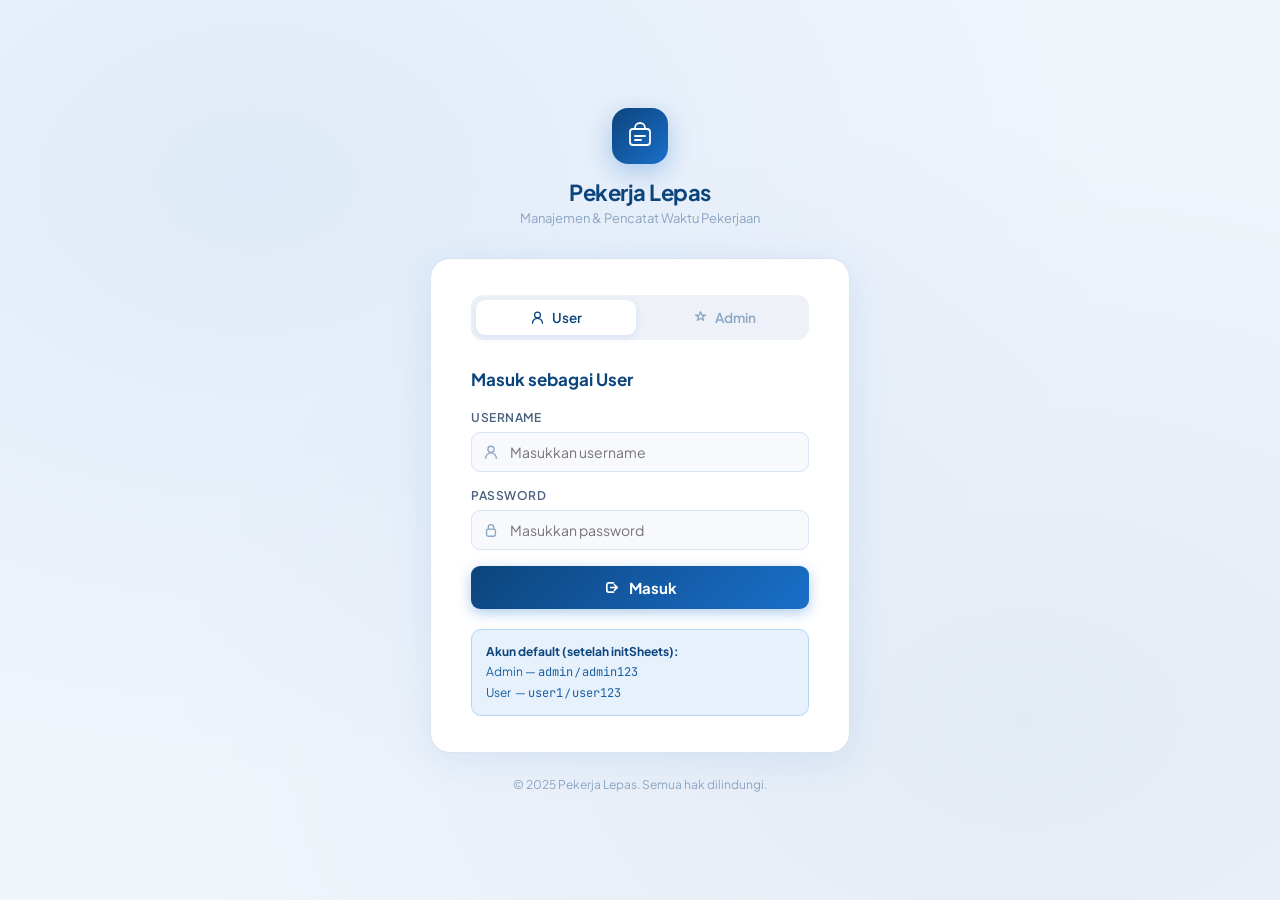
<file: admin.html>
<!DOCTYPE html>
<html lang="id">
<head>
  <meta charset="UTF-8">
  <meta name="viewport" content="width=device-width, initial-scale=1.0">
  <title>Admin — Pekerja Lepas</title>
  <link href="https://fonts.googleapis.com/css2?family=Plus+Jakarta+Sans:wght@400;500;600;700&family=JetBrains+Mono:wght@400;500&display=swap" rel="stylesheet">
  <link rel="stylesheet" href="style.css">
  <link rel="stylesheet" href="sidebar.css">
  <style>
    .app-header { background: linear-gradient(135deg,#0C3060 0%,#0C447C 60%,#1a6fca 100%); }
    .role-badge { display:inline-flex;align-items:center;gap:5px;font-size:11px;font-weight:600;padding:3px 9px;border-radius:99px; }
    .badge-admin { background:#FFF0D9;color:#A05A00; }
    .badge-user  { background:var(--blue-light);color:var(--blue-dark); }

    /* USER CARD — lebih compact */
    .user-grid { display:grid;grid-template-columns:repeat(auto-fill,minmax(220px,1fr));gap:10px;margin-bottom:1.5rem; }
    .user-card {
      background:var(--white);border:1px solid var(--gray-200);border-radius:var(--radius-md);
      padding:12px 14px;box-shadow:var(--shadow-sm);display:flex;align-items:center;gap:10px;
    }
    .user-avatar {
      width:34px;height:34px;border-radius:50%;flex-shrink:0;
      background:linear-gradient(135deg,var(--blue-dark),var(--blue));
      display:flex;align-items:center;justify-content:center;
      font-size:13px;font-weight:700;color:#fff;
    }
    .user-info { flex:1;min-width:0; }
    .user-name  { font-size:13px;font-weight:600;color:var(--gray-800);white-space:nowrap;overflow:hidden;text-overflow:ellipsis; }
    .user-uname { font-size:11px;color:var(--gray-400);font-family:var(--font-mono); }
    .user-actions { display:flex;gap:4px;flex-shrink:0; }

    /* MODAL */
    .modal-overlay { display:none;position:fixed;inset:0;background:rgba(0,0,0,0.35);z-index:200;align-items:center;justify-content:center;backdrop-filter:blur(3px); }
    .modal-overlay.show { display:flex; }
    .modal { background:var(--white);border-radius:var(--radius-xl);padding:24px 28px;width:100%;max-width:420px;box-shadow:0 16px 48px rgba(0,0,0,0.15);margin:16px; }
    .modal-title { font-size:15px;font-weight:700;color:var(--blue-dark);margin-bottom:16px;padding-bottom:12px;border-bottom:1px solid var(--gray-100); }
    .modal-footer { display:flex;gap:10px;margin-top:16px;justify-content:flex-end; }
    .btn-cancel { padding:8px 18px;background:var(--white);color:var(--gray-600);border:1px solid var(--gray-200);border-radius:var(--radius-sm);font-family:var(--font-body);font-size:13.5px;font-weight:600;cursor:pointer;transition:all 0.15s; }
    .btn-cancel:hover { border-color:var(--gray-400); }

    .header-right { display:flex;align-items:center;gap:12px;margin-left:auto; }
    .session-info { text-align:right; }
    .session-name { font-size:13px;font-weight:600;color:#fff; }
    .session-role { font-size:11px;color:rgba(255,255,255,0.6); }
    .btn-logout { padding:7px 14px;background:rgba(255,255,255,0.15);border:1px solid rgba(255,255,255,0.25);border-radius:var(--radius-sm);color:#fff;font-family:var(--font-body);font-size:12.5px;font-weight:600;cursor:pointer;transition:all 0.15s;display:flex;align-items:center;gap:6px; }
    .btn-logout svg { width:14px;height:14px; }
    .btn-logout:hover { background:rgba(255,255,255,0.25); }

    select { width:100%;padding:9px 12px 9px 38px;border:1px solid var(--gray-200);border-radius:9px;font-family:var(--font-body);font-size:14px;color:var(--gray-800);background:var(--gray-50);outline:none;appearance:none;cursor:pointer; }
    select:focus { border-color:var(--blue);background:var(--white);box-shadow:0 0 0 3px rgba(26,111,202,0.1); }

    /* LAPORAN ADMIN */
    .report-wrap { background:#fff;border:1px solid var(--gray-200);border-radius:var(--radius-xl);overflow:hidden;box-shadow:var(--shadow-md);margin-bottom:1.2rem; }
    .kop { background:linear-gradient(135deg,#0C447C 0%,#1a6fca 60%,#2a8ef0 100%);padding:20px 24px;display:flex;align-items:center;gap:16px; }
    .kop-logo-box { width:68px;height:68px;background:#fff;border-radius:var(--radius-md);display:flex;align-items:center;justify-content:center;cursor:pointer;overflow:hidden;flex-shrink:0;box-shadow:0 2px 8px rgba(0,0,0,0.15);transition:transform 0.15s; }
    .kop-logo-box:hover { transform:scale(1.05); }
    .kop-logo-box img { width:100%;height:100%;object-fit:contain; }
    .logo-placeholder { display:flex;flex-direction:column;align-items:center;gap:3px;padding:6px; }
    .logo-placeholder svg { width:24px;height:24px; }
    .logo-placeholder span { font-size:9px;color:#185FA5;text-align:center;line-height:1.3;font-weight:500; }
    .kop-info { flex:1; }
    .kop-name { font-size:18px;font-weight:700;color:#fff;margin-bottom:3px; }
    .kop-sub  { font-size:11.5px;color:rgba(255,255,255,0.7);line-height:1.5; }
    [contenteditable]:hover { outline:1.5px dashed rgba(255,255,255,0.4);border-radius:4px; }
    [contenteditable]:focus { outline:2px solid rgba(255,255,255,0.6);border-radius:4px;padding:2px 5px; }
    .report-body [contenteditable]:hover { outline:1.5px dashed var(--blue-border);border-radius:4px; }
    .report-body [contenteditable]:focus { outline:2px solid var(--blue);border-radius:4px;padding:2px 5px; }
    .kop-stripe { height:3px;background:linear-gradient(90deg,#B5D4F4,#E6F1FB,#B5D4F4); }
    .report-body { padding:20px 24px; }
    .report-meta { display:flex;justify-content:space-between;align-items:flex-start;margin-bottom:16px;gap:12px; }
    .report-title { font-size:16px;font-weight:700;color:var(--blue-dark);margin-bottom:3px; }
    .report-period { font-size:12px;color:var(--gray-400); }
    .report-no-wrap { text-align:right;flex-shrink:0; }
    .report-no-label { font-size:10px;color:var(--gray-400);text-transform:uppercase;margin-bottom:2px; }
    .report-no-val   { font-size:13px;font-weight:600;color:var(--blue-dark);font-family:var(--font-mono); }
    .rstat-grid { display:grid;grid-template-columns:repeat(3,1fr);gap:10px;margin-bottom:16px; }
    .rstat { background:var(--blue-light);border:1px solid var(--blue-border);border-radius:6px;padding:10px 12px; }
    .rstat-label { font-size:10px;color:var(--blue-text);font-weight:600;text-transform:uppercase;margin-bottom:3px; }
    .rstat-val   { font-size:16px;font-weight:700;color:var(--blue-dark);font-family:var(--font-mono); }
    .ttd-section { display:grid;grid-template-columns:1fr 1fr;gap:2rem;margin-top:12px;padding-top:16px;border-top:1px solid var(--gray-200); }
    .ttd-box  { text-align:center; }
    .ttd-label{ font-size:11px;color:var(--gray-400);margin-bottom:3px; }
    .ttd-city { font-size:12.5px;color:var(--gray-600);margin-bottom:10px; }
    .ttd-space{ height:60px;border-bottom:1px solid var(--gray-200);margin-bottom:8px; }
    .ttd-name { font-size:13px;font-weight:700;color:var(--gray-800); }
    .ttd-role { font-size:11px;color:var(--gray-400);margin-top:2px; }
    .edit-hint { display:flex;align-items:center;gap:8px;font-size:12.5px;color:var(--blue-text);background:var(--blue-light);border:1px solid var(--blue-border);border-radius:var(--radius-md);padding:10px 14px;margin-bottom:1rem; }
    .edit-hint svg { width:15px;height:15px;flex-shrink:0; }
    #logo-input { display:none; }
  </style>
</head>
<body>

<!-- OVERLAY MOBILE -->
<div id="sb-overlay" class="sb-overlay"></div>

<!-- SIDEBAR ADMIN -->
<aside id="sidebar" class="sidebar">
  <div class="sb-header">
    <div class="sb-logo">
      <svg viewBox="0 0 28 28" fill="none"><rect x="4" y="7" width="20" height="16" rx="3" stroke="white" stroke-width="1.8"/><path d="M9 7V6a5 5 0 0110 0v1" stroke="white" stroke-width="1.8" stroke-linecap="round"/><path d="M9 14h10M9 18h6" stroke="white" stroke-width="1.8" stroke-linecap="round"/></svg>
    </div>
    <div class="sb-brand">
      <div class="sb-brand-name">Pekerja Lepas</div>
      <div class="sb-brand-sub">Panel Admin</div>
    </div>

  </div>
  <div class="sb-user">
    <div class="sb-user-avatar" id="sb-avatar">A</div>
    <div class="sb-user-info">
      <div class="sb-user-name" id="sb-user-name">-</div>
      <div class="sb-user-role">Administrator</div>
    </div>
  </div>
  <nav class="sb-nav">
    <div class="sb-nav-section">Admin Menu</div>
    <button class="sb-nav-item active" id="nav-dashboard" onclick="showPage('dashboard')">
      <div class="sb-icon"><svg viewBox="0 0 18 18" fill="none"><rect x="2" y="2" width="6" height="6" rx="1.5" stroke="currentColor" stroke-width="1.5"/><rect x="10" y="2" width="6" height="6" rx="1.5" stroke="currentColor" stroke-width="1.5"/><rect x="2" y="10" width="6" height="6" rx="1.5" stroke="currentColor" stroke-width="1.5"/><rect x="10" y="10" width="6" height="6" rx="1.5" stroke="currentColor" stroke-width="1.5"/></svg></div>
      <span class="sb-nav-label">Dashboard</span>
      <span class="sb-tooltip">Dashboard</span>
    </button>
    <button class="sb-nav-item" id="nav-kelola-user" onclick="showPage('kelola-user')">
      <div class="sb-icon"><svg viewBox="0 0 18 18" fill="none"><circle cx="7" cy="6" r="3" stroke="currentColor" stroke-width="1.5"/><path d="M2 15c0-2.8 2.2-5 5-5" stroke="currentColor" stroke-width="1.5" stroke-linecap="round"/><path d="M13 10v6M10 13h6" stroke="currentColor" stroke-width="1.5" stroke-linecap="round"/></svg></div>
      <span class="sb-nav-label">Kelola User</span>
      <span class="sb-tooltip">Kelola User</span>
    </button>
    <button class="sb-nav-item" id="nav-semua-pekerjaan" onclick="showPage('semua-pekerjaan')">
      <div class="sb-icon"><svg viewBox="0 0 18 18" fill="none"><rect x="3" y="2" width="12" height="14" rx="2" stroke="currentColor" stroke-width="1.5"/><path d="M6 6h6M6 9h6M6 12h4" stroke="currentColor" stroke-width="1.5" stroke-linecap="round"/></svg></div>
      <span class="sb-nav-label">Semua Pekerjaan</span>
      <span class="sb-tooltip">Semua Pekerjaan</span>
    </button>
    <button class="sb-nav-item" id="nav-edit-laporan" onclick="showPage('edit-laporan')">
      <div class="sb-icon"><svg viewBox="0 0 18 18" fill="none"><path d="M3 14l8-8 3 3-8 8H3v-3z" stroke="currentColor" stroke-width="1.4" stroke-linejoin="round"/><path d="M11 6l3 3" stroke="currentColor" stroke-width="1.4"/></svg></div>
      <span class="sb-nav-label">Edit Laporan</span>
      <span class="sb-tooltip">Edit Laporan</span>
    </button>
  </nav>
  <div class="sb-bottom">
    <div class="sb-divider"></div>
    <button class="sb-logout" onclick="logout()">
      <div class="sb-icon"><svg viewBox="0 0 18 18" fill="none"><path d="M7 16H4a1 1 0 01-1-1V3a1 1 0 011-1h3" stroke="currentColor" stroke-width="1.5" stroke-linecap="round"/><path d="M12 13l4-4-4-4M16 9H7" stroke="currentColor" stroke-width="1.5" stroke-linecap="round" stroke-linejoin="round"/></svg></div>
      <span class="sb-nav-label">Keluar</span>
      <span class="sb-tooltip">Keluar</span>
    </button>
  </div>
</aside>

<!-- Toggle sidebar — mengambang di tengah garis sidebar -->
<button class="sb-toggle" id="sb-toggle" title="Perkecil/perlebar menu">
  <svg viewBox="0 0 16 16" fill="none"><path d="M10 3L6 8l4 5" stroke="currentColor" stroke-width="2" stroke-linecap="round" stroke-linejoin="round"/></svg>
</button>

<!-- MAIN -->
<div class="sb-main">
<header class="topbar">
  <button class="topbar-menu-btn" id="topbar-menu-btn">
    <svg viewBox="0 0 20 20" fill="none"><path d="M3 5h14M3 10h14M3 15h14" stroke="currentColor" stroke-width="1.8" stroke-linecap="round"/></svg>
  </button>
  <div class="topbar-page-title" id="topbar-page-title">Dashboard</div>
  <div class="topbar-right">
    <div class="topbar-user">
      <div class="topbar-avatar" id="topbar-avatar">A</div>
      <div>
        <div class="topbar-name" id="session-name">-</div>
        <div class="topbar-role">Administrator</div>
      </div>
    </div>
  </div>
</header>
<div class="content-wrapper">

<header class="app-header">
  <div class="header-inner">
    <div class="app-logo">
      <svg viewBox="0 0 28 28" fill="none"><rect x="4" y="7" width="20" height="16" rx="3" stroke="white" stroke-width="1.8"/><path d="M9 7V6a5 5 0 0110 0v1" stroke="white" stroke-width="1.8" stroke-linecap="round"/><path d="M9 14h10M9 18h6" stroke="white" stroke-width="1.8" stroke-linecap="round"/></svg>
    </div>
    <div class="header-text">
      <h1 class="app-title">Pekerja Lepas</h1>
      <p class="app-subtitle">Panel Administrator</p>
    </div>
    <div class="header-right">
      <div class="session-info">
        <div class="session-name" id="session-name">-</div>
        <div class="session-role">Administrator</div>
      </div>
      <button class="btn-logout" onclick="logout()">
        <svg viewBox="0 0 16 16" fill="none"><path d="M6 14H3a1 1 0 01-1-1V3a1 1 0 011-1h3" stroke="currentColor" stroke-width="1.5" stroke-linecap="round"/><path d="M10 11l3-3-3-3M13 8H6" stroke="currentColor" stroke-width="1.5" stroke-linecap="round" stroke-linejoin="round"/></svg>
        Keluar
      </button>
    </div>
  </div>
</header>

<nav class="main-nav">
  <div class="nav-inner">
    <button class="nav-btn active" onclick="showPage('dashboard')">
      <svg viewBox="0 0 18 18" fill="none"><rect x="2" y="2" width="6" height="6" rx="1.5" stroke="currentColor" stroke-width="1.5"/><rect x="10" y="2" width="6" height="6" rx="1.5" stroke="currentColor" stroke-width="1.5"/><rect x="2" y="10" width="6" height="6" rx="1.5" stroke="currentColor" stroke-width="1.5"/><rect x="10" y="10" width="6" height="6" rx="1.5" stroke="currentColor" stroke-width="1.5"/></svg>
      Dashboard
    </button>
    <button class="nav-btn" onclick="showPage('kelola-user')">
      <svg viewBox="0 0 18 18" fill="none"><circle cx="7" cy="6" r="3" stroke="currentColor" stroke-width="1.5"/><path d="M2 15c0-2.8 2.2-5 5-5" stroke="currentColor" stroke-width="1.5" stroke-linecap="round"/><path d="M13 10v6M10 13h6" stroke="currentColor" stroke-width="1.5" stroke-linecap="round"/></svg>
      Kelola User
    </button>
    <button class="nav-btn" onclick="showPage('semua-pekerjaan')">
      <svg viewBox="0 0 18 18" fill="none"><rect x="3" y="2" width="12" height="14" rx="2" stroke="currentColor" stroke-width="1.5"/><path d="M6 6h6M6 9h6M6 12h4" stroke="currentColor" stroke-width="1.5" stroke-linecap="round"/></svg>
      Semua Pekerjaan
    </button>
    <button class="nav-btn" onclick="showPage('edit-laporan')">
      <svg viewBox="0 0 18 18" fill="none"><rect x="3" y="2" width="12" height="14" rx="2" stroke="currentColor" stroke-width="1.5"/><path d="M11 2l3 3-6 6H5v-3l6-6z" stroke="currentColor" stroke-width="1.3" stroke-linejoin="round"/></svg>
      Edit Laporan
    </button>
  </div>
</nav>

<main class="main-content">

  <!-- DASHBOARD -->
  <section id="dashboard" class="page active">
    <div class="stat-grid" id="admin-stat-grid"></div>
    <div class="sec-title">Aktivitas Terbaru</div>
    <div class="table-card">
      <table>
        <thead><tr>
          <th style="width:25%">Nama Pekerjaan</th>
          <th style="width:15%">Kategori</th>
          <th style="width:15%">User</th>
          <th style="width:20%">Tanggal</th>
          <th style="width:15%">Durasi</th>
          <th style="width:10%">Status</th>
        </tr></thead>
        <tbody id="admin-recent-tbody"></tbody>
      </table>
    </div>
  </section>

  <!-- KELOLA USER -->
  <section id="kelola-user" class="page">
    <div style="display:flex;justify-content:space-between;align-items:center;margin-bottom:1rem">
      <div class="sec-title" style="padding:0;border:none;margin:0">Daftar User</div>
      <button class="btn-primary" onclick="openAddUser()" style="padding:7px 16px;font-size:13px">
        <svg viewBox="0 0 16 16" fill="none" style="width:13px;height:13px"><path d="M8 3v10M3 8h10" stroke="currentColor" stroke-width="2" stroke-linecap="round"/></svg>
        Tambah User
      </button>
    </div>
    <div class="user-grid" id="user-grid"></div>
  </section>

  <!-- SEMUA PEKERJAAN -->
  <section id="semua-pekerjaan" class="page">
    <div class="filter-row" id="admin-filter-row"></div>
    <div class="table-card">
      <table>
        <thead><tr>
          <th style="width:24%">Nama Pekerjaan</th>
          <th style="width:13%">Kategori</th>
          <th style="width:13%">User</th>
          <th style="width:20%">Tanggal</th>
          <th style="width:15%">Durasi</th>
          <th style="width:10%">Aksi</th>
        </tr></thead>
        <tbody id="all-jobs-tbody"></tbody>
      </table>
    </div>
  </section>

  <!-- EDIT LAPORAN (Admin only) -->
  <section id="edit-laporan" class="page">
    <div class="edit-hint">
      <svg viewBox="0 0 16 16" fill="none"><circle cx="8" cy="8" r="6" stroke="currentColor" stroke-width="1.5"/><path d="M8 7v4M8 5.5v.5" stroke="currentColor" stroke-width="1.5" stroke-linecap="round"/></svg>
      Klik teks/logo untuk mengedit. Perubahan disimpan otomatis ke <strong>localStorage</strong> dan diterapkan ke semua laporan user.
    </div>
    <input type="file" id="logo-input" accept="image/*">

    <div class="report-wrap" id="admin-report-preview">
      <div class="kop">
        <div class="kop-logo-box" onclick="document.getElementById('logo-input').click()" title="Klik ganti logo">
          <div id="logo-display">
            <div class="logo-placeholder">
              <svg viewBox="0 0 32 32" fill="none"><rect x="4" y="4" width="24" height="24" rx="4" stroke="#1a6fca" stroke-width="1.5" stroke-dasharray="4 3"/><path d="M10 22l5-6 4 5 3-3 4 4" stroke="#1a6fca" stroke-width="1.5" stroke-linecap="round" stroke-linejoin="round"/><circle cx="11" cy="12" r="2" stroke="#1a6fca" stroke-width="1.5"/></svg>
              <span>Klik ganti logo</span>
            </div>
          </div>
        </div>
        <div class="kop-info">
          <div class="kop-name" contenteditable="true" id="kop-nama">Nama Studio / Perusahaan</div>
          <div class="kop-sub"  contenteditable="true" id="kop-alamat">Jl. Contoh No. 1, Yogyakarta &nbsp;|&nbsp; 08xx-xxxx-xxxx &nbsp;|&nbsp; email@domain.com</div>
        </div>
      </div>
      <div class="kop-stripe"></div>
      <div class="report-body">
        <div class="report-meta">
          <div>
            <div class="report-title" contenteditable="true" id="kop-judul">Laporan Pekerjaan</div>
            <div class="report-period">Periode: ditentukan saat cetak</div>
          </div>
          <div class="report-no-wrap">
            <div class="report-no-label">No. Laporan</div>
            <div class="report-no-val">LAP/XXXX/XX/XXX</div>
          </div>
        </div>
        <div class="rstat-grid">
          <div class="rstat"><div class="rstat-label">Total Pekerjaan</div><div class="rstat-val">—</div></div>
          <div class="rstat"><div class="rstat-label">Total Durasi</div><div class="rstat-val">—</div></div>
          <div class="rstat"><div class="rstat-label">Hari Ini</div><div class="rstat-val">—</div></div>
        </div>
        <table style="margin-bottom:16px">
          <thead><tr>
            <th style="width:5%">No</th><th style="width:32%">Nama Pekerjaan</th><th style="width:15%">Kategori</th>
            <th style="width:22%">Tanggal</th><th style="width:14%">Durasi</th><th style="width:12%">Status</th>
          </tr></thead>
          <tbody><tr><td colspan="6" class="empty" style="padding:1rem">Data akan muncul saat laporan dicetak oleh user</td></tr></tbody>
        </table>
        <div class="ttd-section">
          <!-- TTD 1: Klien/Atasan -->
          <div class="ttd-box">
            <div class="ttd-label">Mengetahui,</div>
            <div class="ttd-city" contenteditable="true" id="kop-kota1">Yogyakarta, ___________</div>
            <div class="ttd-upload-area" id="ttd1-area" onclick="document.getElementById('ttd1-input').click()" title="Klik untuk upload tanda tangan">
              <img id="ttd1-img" style="display:none;max-width:100%;max-height:60px;object-fit:contain">
              <div id="ttd1-placeholder" class="ttd-upload-placeholder">
                <svg viewBox="0 0 24 24" fill="none"><path d="M21 15v4a2 2 0 01-2 2H5a2 2 0 01-2-2v-4" stroke="currentColor" stroke-width="1.5" stroke-linecap="round"/><polyline points="17,8 12,3 7,8" stroke="currentColor" stroke-width="1.5" stroke-linecap="round" stroke-linejoin="round"/><line x1="12" y1="3" x2="12" y2="15" stroke="currentColor" stroke-width="1.5" stroke-linecap="round"/></svg>
                <span>Upload tanda tangan</span>
              </div>
              <button class="ttd-clear-btn" id="ttd1-clear" onclick="clearTtd(event,'ttd1')" style="display:none" title="Hapus tanda tangan">✕</button>
            </div>
            <input type="file" id="ttd1-input" accept="image/*" style="display:none" onchange="loadTtdImg('ttd1',this)">
            <div class="ttd-name" contenteditable="true" id="kop-ttd1">Nama Klien / Atasan</div>
            <div class="ttd-role" contenteditable="true" id="kop-jabatan1">Jabatan</div>
          </div>

          <!-- TTD 2: Desainer -->
          <div class="ttd-box">
            <div class="ttd-label">Yang membuat laporan,</div>
            <div class="ttd-city" contenteditable="true" id="kop-kota2">Yogyakarta, ___________</div>
            <div class="ttd-upload-area" id="ttd2-area" onclick="document.getElementById('ttd2-input').click()" title="Klik untuk upload tanda tangan">
              <img id="ttd2-img" style="display:none;max-width:100%;max-height:60px;object-fit:contain">
              <div id="ttd2-placeholder" class="ttd-upload-placeholder">
                <svg viewBox="0 0 24 24" fill="none"><path d="M21 15v4a2 2 0 01-2 2H5a2 2 0 01-2-2v-4" stroke="currentColor" stroke-width="1.5" stroke-linecap="round"/><polyline points="17,8 12,3 7,8" stroke="currentColor" stroke-width="1.5" stroke-linecap="round" stroke-linejoin="round"/><line x1="12" y1="3" x2="12" y2="15" stroke="currentColor" stroke-width="1.5" stroke-linecap="round"/></svg>
                <span>Upload tanda tangan</span>
              </div>
              <button class="ttd-clear-btn" id="ttd2-clear" onclick="clearTtd(event,'ttd2')" style="display:none" title="Hapus tanda tangan">✕</button>
            </div>
            <input type="file" id="ttd2-input" accept="image/*" style="display:none" onchange="loadTtdImg('ttd2',this)">
            <div class="ttd-name" contenteditable="true" id="kop-ttd2">Nama Desainer</div>
            <div class="ttd-role" contenteditable="true" id="kop-jabatan2">Web &amp; Visual Designer</div>
          </div>
        </div>
      </div>
    </div>

    <button class="btn-primary btn-full" onclick="simpanKop()" style="margin-bottom:10px">
      <svg viewBox="0 0 16 16" fill="none" style="width:14px;height:14px"><path d="M13 5l-6 6-3-3" stroke="currentColor" stroke-width="2" stroke-linecap="round" stroke-linejoin="round"/></svg>
      Simpan Kop Surat
    </button>
  </section>

</div><!-- /content-wrapper -->
</div><!-- /sb-main -->

<!-- MODAL TAMBAH/EDIT USER -->
<div class="modal-overlay" id="modal-user">
  <div class="modal">
    <div class="modal-title" id="modal-user-title">Tambah User Baru</div>
    <div class="form-group">
      <label>Nama Lengkap</label>
      <input type="text" id="modal-nama" placeholder="Nama lengkap">
    </div>
    <div class="form-group">
      <label>Username</label>
      <input type="text" id="modal-username" placeholder="Username unik">
    </div>
    <div class="form-group">
      <label>Password</label>
      <input type="password" id="modal-password" placeholder="Password">
    </div>
    <div class="form-group">
      <label>Role</label>
      <select id="modal-role"><option value="user">User</option><option value="admin">Admin</option></select>
    </div>
    <div class="modal-footer">
      <button class="btn-cancel" onclick="closeModal('modal-user')">Batal</button>
      <button class="btn-primary" onclick="saveUser()" style="padding:8px 18px;font-size:13.5px">Simpan</button>
    </div>
  </div>
</div>

<!-- MODAL HAPUS USER -->
<div class="modal-overlay" id="modal-delete">
  <div class="modal">
    <div class="modal-title">Hapus User?</div>
    <p style="font-size:13.5px;color:var(--gray-600);line-height:1.6">User <strong id="delete-target-name"></strong> akan dihapus beserta semua data pekerjaannya.</p>
    <div class="modal-footer">
      <button class="btn-cancel" onclick="closeModal('modal-delete')">Batal</button>
      <button class="btn-primary" onclick="confirmDelete()" style="padding:8px 18px;font-size:13.5px;background:linear-gradient(135deg,#A32D2D,#C94040)">Ya, Hapus</button>
    </div>
  </div>
</div>

<script src="api.js"></script>
<script>
const session = JSON.parse(sessionStorage.getItem('pl_session') || 'null');
if (!session || session.role !== 'admin') window.location.href = 'login.html';
document.getElementById('session-name').textContent = session ? session.nama : '-';
(function(){
  if(!session) return;
  function initials(n){return n.split(' ').map(w=>w[0]).join('').slice(0,2).toUpperCase();}
  const av=initials(session.nama);
  ['sb-avatar','topbar-avatar'].forEach(id=>{const el=document.getElementById(id);if(el)el.textContent=av;});
  const snEl=document.getElementById('sb-user-name');if(snEl)snEl.textContent=session.nama;
  const tnEl=document.getElementById('topbar-name');if(tnEl)tnEl.textContent=session.nama;
})();

let users=[], allJobs=[], jobFilterUser='all', editUserId=null, deleteTargetId=null;
const BULAN=['Jan','Feb','Mar','Apr','Mei','Jun','Jul','Agu','Sep','Okt','Nov','Des'];
const BULAN_FULL=['Januari','Februari','Maret','April','Mei','Juni','Juli','Agustus','September','Oktober','November','Desember'];
const HARI=['Minggu','Senin','Selasa','Rabu','Kamis','Jumat','Sabtu'];
const fmtSec=s=>{const h=Math.floor(s/3600),m=Math.floor((s%3600)/60),sc=s%60;return[h,m,sc].map(v=>String(v).padStart(2,'0')).join(':');};
const fmtTgl=t=>{const d=new Date(t);return`${d.getDate()} ${BULAN[d.getMonth()]} ${d.getFullYear()}`;};
const getUserName=uid=>{const u=users.find(u=>String(u.id)===String(uid));return u?u.nama:'Unknown';};
const initials=nama=>nama.split(' ').map(w=>w[0]).join('').slice(0,2).toUpperCase();
const showLoad=(id,c)=>document.getElementById(id).innerHTML=`<tr><td colspan="${c}" class="empty">Memuat data...</td></tr>`;
function showToast(msg,type='success'){const t=document.createElement('div');t.textContent=msg;Object.assign(t.style,{position:'fixed',bottom:'24px',left:'50%',transform:'translateX(-50%)',background:type==='error'?'#A32D2D':'#085041',color:'#fff',padding:'10px 22px',borderRadius:'9px',fontSize:'13.5px',fontWeight:'600',zIndex:'9999',boxShadow:'0 4px 20px rgba(0,0,0,0.2)',fontFamily:'var(--font-body)'});document.body.appendChild(t);setTimeout(()=>t.remove(),3000);}

function showPage(p){
  document.querySelectorAll('.page').forEach(el=>el.classList.remove('active'));
  document.querySelectorAll('.nav-btn').forEach((b,i)=>b.classList.toggle('active',['dashboard','kelola-user','semua-pekerjaan','edit-laporan'][i]===p));
  document.getElementById(p).classList.add('active');
  if(p==='dashboard')     renderAdminDash();
  if(p==='kelola-user')   loadUsers();
  if(p==='semua-pekerjaan')loadAllJobs();
  if(p==='edit-laporan')  loadKop();
}

/* ===== DASHBOARD ===== */
async function renderAdminDash(){
  showLoad('admin-recent-tbody',6);
  try{
    const[rU,rJ]=await Promise.all([API.getUsers(session.id),API.getAllJobs(session.id)]);
    users=rU.success?rU.data:[]; allJobs=rJ.success?rJ.data:[];
    const totalSec=allJobs.reduce((a,b)=>a+b.durasi,0);
    const today=new Date().toISOString().slice(0,10);
    document.getElementById('admin-stat-grid').innerHTML=`
      <div class="stat"><div class="stat-label">Total User</div><div class="stat-val">${users.filter(u=>u.role==='user').length}</div></div>
      <div class="stat"><div class="stat-label">Total Pekerjaan</div><div class="stat-val">${allJobs.length}</div></div>
      <div class="stat"><div class="stat-label">Total Durasi</div><div class="stat-val" style="font-size:18px">${fmtSec(totalSec)}</div></div>
      <div class="stat"><div class="stat-label">Hari Ini</div><div class="stat-val">${allJobs.filter(j=>j.tgl===today).length}</div></div>`;
    const tbody=document.getElementById('admin-recent-tbody');
    tbody.innerHTML=allJobs.length
      ?allJobs.slice(0,10).map(j=>`<tr>
          <td title="${j.nama}">${j.nama}</td>
          <td><span class="badge badge-done" style="font-size:10.5px">${j.kategori||'—'}</span></td>
          <td>${getUserName(j.userId)}</td>
          <td>${fmtTgl(j.tgl)}</td>
          <td>${fmtSec(j.durasi)}</td>
          <td><span class="badge badge-done">selesai</span></td>
        </tr>`).join('')
      :`<tr><td colspan="6" class="empty">Belum ada aktivitas</td></tr>`;
  }catch(err){document.getElementById('admin-recent-tbody').innerHTML=`<tr><td colspan="6" class="empty">Gagal: ${err.message}</td></tr>`;}
}

/* ===== KELOLA USER ===== */
async function loadUsers(){
  document.getElementById('user-grid').innerHTML=`<div style="color:var(--gray-400);font-size:13px;padding:0.5rem">Memuat...</div>`;
  try{const r=await API.getUsers(session.id);users=r.success?r.data:[];renderUsers();}
  catch(err){document.getElementById('user-grid').innerHTML=`<div class="empty">Gagal: ${err.message}</div>`;}
}
function renderUsers(){
  document.getElementById('user-grid').innerHTML=users.map(u=>`
    <div class="user-card">
      <div class="user-avatar">${initials(u.nama)}</div>
      <div class="user-info">
        <div class="user-name" title="${u.nama}">${u.nama}</div>
        <div class="user-uname">@${u.username}</div>
        <span class="role-badge ${u.role==='admin'?'badge-admin':'badge-user'}" style="margin-top:4px">${u.role==='admin'?'Admin':'User'}</span>
      </div>
      <div class="user-actions">
        ${String(u.id)!==String(session.id)?`
          <button class="btn-icon" onclick="openEditUser('${u.id}')" title="Edit"><svg viewBox="0 0 16 16" fill="none"><path d="M11 2l3 3-8 8H3v-3l8-8z" stroke="currentColor" stroke-width="1.3" stroke-linejoin="round"/></svg></button>
          <button class="btn-icon danger" onclick="openDelete('${u.id}','${u.nama}')" title="Hapus"><svg viewBox="0 0 16 16" fill="none"><path d="M3 5h10M6 5V3h4v2M6 8v5M10 8v5" stroke="currentColor" stroke-width="1.3" stroke-linecap="round"/></svg></button>
        `:'<span style="font-size:10px;color:var(--gray-400)">Saya</span>'}
      </div>
    </div>`).join('');
}
function openAddUser(){editUserId=null;document.getElementById('modal-user-title').textContent='Tambah User Baru';['modal-nama','modal-username','modal-password'].forEach(id=>document.getElementById(id).value='');document.getElementById('modal-role').value='user';document.getElementById('modal-user').classList.add('show');}
function openEditUser(id){const u=users.find(u=>String(u.id)===String(id));if(!u)return;editUserId=id;document.getElementById('modal-user-title').textContent='Edit User';document.getElementById('modal-nama').value=u.nama;document.getElementById('modal-username').value=u.username;document.getElementById('modal-password').value='';document.getElementById('modal-role').value=u.role;document.getElementById('modal-user').classList.add('show');}
async function saveUser(){
  const nama=document.getElementById('modal-nama').value.trim();
  const username=document.getElementById('modal-username').value.trim();
  const password=document.getElementById('modal-password').value;
  const role=document.getElementById('modal-role').value;
  if(!nama||!username){showToast('Nama dan username wajib','error');return;}
  try{
    const res=editUserId?await API.updateUser(session.id,{id:editUserId,nama,username,password:password||undefined,role}):await API.createUser(session.id,{nama,username,password,role});
    if(!res.success){showToast('Gagal: '+res.error,'error');return;}
    closeModal('modal-user');
    await loadUsers();
    // Simpan ke pl_users agar tab user otomatis update via storage event
    const latestRes = await API.getUsers(session.id).catch(()=>null);
    if(latestRes&&latestRes.success) localStorage.setItem('pl_users', JSON.stringify(latestRes.data));
    showToast(editUserId?'User diperbarui':'User ditambahkan');
  }catch(err){showToast('Error: '+err.message,'error');}
}
function openDelete(id,nama){deleteTargetId=id;document.getElementById('delete-target-name').textContent=nama;document.getElementById('modal-delete').classList.add('show');}
async function confirmDelete(){
  try{
    const res=await API.deleteUser(session.id,deleteTargetId);
    if(!res.success){showToast('Gagal: '+res.error,'error');return;}
    closeModal('modal-delete');
    await loadUsers();
    // Update pl_users agar tab user otomatis refresh via storage event
    const latestRes = await API.getUsers(session.id).catch(()=>null);
    if(latestRes&&latestRes.success) localStorage.setItem('pl_users', JSON.stringify(latestRes.data));
    showToast('User dihapus');
  }catch(err){showToast('Error: '+err.message,'error');}
}

/* ===== SEMUA PEKERJAAN ===== */
async function loadAllJobs(){
  showLoad('all-jobs-tbody',6);
  try{
    const[rJ,rU]=await Promise.all([API.getAllJobs(session.id),API.getUsers(session.id)]);
    allJobs=rJ.success?rJ.data:[]; users=rU.success?rU.data:[]; renderAllJobs();
  }catch(err){document.getElementById('all-jobs-tbody').innerHTML=`<tr><td colspan="6" class="empty">Gagal: ${err.message}</td></tr>`;}
}
function renderAllJobs(){
  const uo=users.filter(u=>u.role==='user');
  let fr=`<button class="fbtn ${jobFilterUser==='all'?'active':''}" onclick="setJobFilter('all')">Semua User</button>`;
  uo.forEach(u=>{fr+=`<button class="fbtn ${jobFilterUser==u.id?'active':''}" onclick="setJobFilter('${u.id}')">${u.nama}</button>`;});
  document.getElementById('admin-filter-row').innerHTML=fr;
  const fl=jobFilterUser==='all'?allJobs:allJobs.filter(j=>String(j.userId)===String(jobFilterUser));
  document.getElementById('all-jobs-tbody').innerHTML=fl.length
    ?fl.map(j=>`<tr>
        <td title="${j.nama}">${j.nama}</td>
        <td><span class="badge badge-done" style="font-size:10.5px">${j.kategori||'—'}</span></td>
        <td>${getUserName(j.userId)}</td>
        <td>${fmtTgl(j.tgl)}</td>
        <td>${fmtSec(j.durasi)}</td>
        <td><button class="btn-icon danger" onclick="deleteJobAdmin('${j.id}')" title="Hapus"><svg viewBox="0 0 16 16" fill="none"><path d="M3 5h10M6 5V3h4v2M6 8v5M10 8v5" stroke="currentColor" stroke-width="1.3" stroke-linecap="round"/></svg></button></td>
      </tr>`).join('')
    :`<tr><td colspan="6" class="empty">Belum ada data</td></tr>`;
}
function setJobFilter(v){jobFilterUser=v;renderAllJobs();}
async function deleteJobAdmin(id){
  if(!confirm('Hapus pekerjaan ini?'))return;
  try{const res=await API.deleteJob(session.id,id);if(!res.success){showToast('Gagal: '+res.error,'error');return;}loadAllJobs();showToast('Pekerjaan dihapus');}
  catch(err){showToast('Error: '+err.message,'error');}
}

/* ===== EDIT KOP SURAT ===== */
const KOP_KEY = 'pl_kop_surat';

function loadKop(){
  const saved=JSON.parse(localStorage.getItem(KOP_KEY)||'null');
  if(!saved)return;
  const set=(id,val)=>{const el=document.getElementById(id);if(el&&val)el.textContent=val;};
  set('kop-nama',saved.nama); set('kop-alamat',saved.alamat); set('kop-judul',saved.judul);
  set('kop-kota1',saved.kota1); set('kop-kota2',saved.kota2);
  set('kop-ttd1',saved.ttd1); set('kop-ttd2',saved.ttd2);
  set('kop-jabatan1',saved.jab1); set('kop-jabatan2',saved.jab2);
  if(saved.logo) document.getElementById('logo-display').innerHTML=`<img src="${saved.logo}" alt="logo">`;
  // Muat gambar tanda tangan
  ['ttd1','ttd2'].forEach(id=>{
    if(saved[id+'Img']){
      const img=document.getElementById(id+'-img');
      const ph=document.getElementById(id+'-placeholder');
      const clr=document.getElementById(id+'-clear');
      if(img){img.src=saved[id+'Img'];img.style.display='block';}
      if(ph)ph.style.display='none';
      if(clr)clr.style.display='flex';
    }
  });
}

function simpanKop(){
  const data={
    nama:   document.getElementById('kop-nama').textContent,
    alamat: document.getElementById('kop-alamat').textContent,
    judul:  document.getElementById('kop-judul').textContent,
    kota1:  document.getElementById('kop-kota1').textContent,
    kota2:  document.getElementById('kop-kota2').textContent,
    ttd1:   document.getElementById('kop-ttd1').textContent,
    ttd2:   document.getElementById('kop-ttd2').textContent,
    jab1:   document.getElementById('kop-jabatan1').textContent,
    jab2:   document.getElementById('kop-jabatan2').textContent,
  };
  // Simpan logo
  const imgLogo=document.querySelector('#logo-display img');
  if(imgLogo) data.logo=imgLogo.src;
  // Simpan gambar tanda tangan 1 & 2
  ['ttd1','ttd2'].forEach(id=>{
    const img=document.getElementById(id+'-img');
    if(img&&img.style.display!=='none'&&img.src&&img.src!==window.location.href){
      data[id+'Img']=img.src;
    }
  });
  localStorage.setItem(KOP_KEY,JSON.stringify(data));
  showToast('Kop surat & tanda tangan berhasil disimpan!');
}

// Fungsi upload & hapus tanda tangan
function loadTtdImg(id,input){
  const file=input.files[0]; if(!file)return;
  const reader=new FileReader();
  reader.onload=e=>{
    const img=document.getElementById(id+'-img');
    const ph=document.getElementById(id+'-placeholder');
    const clr=document.getElementById(id+'-clear');
    if(img){img.src=e.target.result;img.style.display='block';}
    if(ph)ph.style.display='none';
    if(clr)clr.style.display='flex';
  };
  reader.readAsDataURL(file);
}

function clearTtd(e,id){
  e.stopPropagation();
  const img=document.getElementById(id+'-img');
  const ph=document.getElementById(id+'-placeholder');
  const clr=document.getElementById(id+'-clear');
  const inp=document.getElementById(id+'-input');
  if(img){img.src='';img.style.display='none';}
  if(ph)ph.style.display='flex';
  if(clr)clr.style.display='none';
  if(inp)inp.value='';
}

document.getElementById('logo-input').addEventListener('change',function(){
  const file=this.files[0];if(!file)return;
  const reader=new FileReader();
  reader.onload=e=>{ document.getElementById('logo-display').innerHTML=`<img src="${e.target.result}" alt="logo">`; };
  reader.readAsDataURL(file);
});

function closeModal(id){document.getElementById(id).classList.remove('show');}
document.querySelectorAll('.modal-overlay').forEach(o=>{o.addEventListener('click',function(e){if(e.target===this)this.classList.remove('show');});});
function logout(){sessionStorage.removeItem('pl_session');window.location.href='login.html';}
document.addEventListener('DOMContentLoaded', () => {
  renderAdminDash();
});
</script>
  <script src="sidebar.js"></script>
</body>
</html>
</file>
<file: style.css>
/* ============================================
   PEKERJA LEPAS — style.css
   Tema: Biru profesional + Putih bersih
   Font: Plus Jakarta Sans + JetBrains Mono
============================================ */

@import url('https://fonts.googleapis.com/css2?family=Plus+Jakarta+Sans:wght@400;500;600;700&family=JetBrains+Mono:wght@400;500&display=swap');

/* ==================== RESET & BASE ==================== */
*, *::before, *::after {
  box-sizing: border-box;
  margin: 0;
  padding: 0;
}

:root {
  --blue:         #1a6fca;
  --blue-dark:    #0C447C;
  --blue-mid:     #2681e2;
  --blue-light:   #E6F1FB;
  --blue-border:  #B5D4F4;
  --blue-text:    #185FA5;
  --white:        #ffffff;
  --gray-50:      #F7F9FC;
  --gray-100:     #EEF2F8;
  --gray-200:     #D8E4F2;
  --gray-400:     #8BA5C4;
  --gray-600:     #4A6280;
  --gray-800:     #1C2D40;
  --success-bg:   #E1F5EE;
  --success-text: #085041;
  --success-bdr:  #5DCAA5;
  --danger-bg:    #FCEBEB;
  --danger-text:  #A32D2D;
  --danger-bdr:   #F09595;
  --font-body:    'Plus Jakarta Sans', sans-serif;
  --font-mono:    'JetBrains Mono', monospace;
  --radius-sm:    6px;
  --radius-md:    10px;
  --radius-lg:    14px;
  --radius-xl:    20px;
  --shadow-sm:    0 1px 4px rgba(26,111,202,0.08);
  --shadow-md:    0 4px 16px rgba(26,111,202,0.12);
  --shadow-lg:    0 8px 32px rgba(26,111,202,0.16);
}

html {
  font-size: 15px;
  scroll-behavior: smooth;
}

body {
  font-family: var(--font-body);
  background: var(--gray-50);
  color: var(--gray-800);
  min-height: 100vh;
  line-height: 1.6;
}

/* ==================== APP HEADER ==================== */
.app-header {
  background: linear-gradient(135deg, var(--blue-dark) 0%, var(--blue) 60%, #2a8ef0 100%);
  padding: 0;
  position: sticky;
  top: 0;
  z-index: 100;
  box-shadow: 0 2px 12px rgba(12,68,124,0.25);
}

.header-inner {
  max-width: 900px;
  margin: 0 auto;
  padding: 14px 24px;
  display: flex;
  align-items: center;
  gap: 14px;
}

.app-logo {
  width: 42px;
  height: 42px;
  background: rgba(255,255,255,0.15);
  border-radius: var(--radius-md);
  display: flex;
  align-items: center;
  justify-content: center;
  flex-shrink: 0;
  backdrop-filter: blur(4px);
  border: 1px solid rgba(255,255,255,0.2);
}

.app-logo svg {
  width: 22px;
  height: 22px;
}

.app-title {
  font-size: 17px;
  font-weight: 700;
  color: #fff;
  letter-spacing: -0.3px;
}

.app-subtitle {
  font-size: 11.5px;
  color: rgba(255,255,255,0.65);
  margin-top: 1px;
}

/* ==================== NAV ==================== */
.main-nav {
  background: var(--white);
  border-bottom: 1px solid var(--gray-200);
  box-shadow: var(--shadow-sm);
  position: sticky;
  top: 70px;
  z-index: 99;
}

.nav-inner {
  max-width: 900px;
  margin: 0 auto;
  padding: 0 24px;
  display: flex;
  gap: 0;
}

.nav-btn {
  background: none;
  border: none;
  border-bottom: 2.5px solid transparent;
  padding: 12px 18px;
  font-size: 13.5px;
  font-family: var(--font-body);
  font-weight: 500;
  color: var(--gray-400);
  cursor: pointer;
  display: flex;
  align-items: center;
  gap: 7px;
  transition: color 0.18s, border-color 0.18s;
  margin-bottom: -1px;
  white-space: nowrap;
}

.nav-btn svg {
  width: 15px;
  height: 15px;
  flex-shrink: 0;
}

.nav-btn:hover {
  color: var(--blue);
}

.nav-btn.active {
  color: var(--blue);
  border-bottom-color: var(--blue);
}

/* ==================== MAIN CONTENT ==================== */
.main-content {
  max-width: 900px;
  margin: 0 auto;
  padding: 28px 24px 60px;
}

/* ==================== PAGES ==================== */
.page {
  display: none;
  animation: fadeIn 0.2s ease;
}

.page.active {
  display: block;
}

@keyframes fadeIn {
  from { opacity: 0; transform: translateY(6px); }
  to   { opacity: 1; transform: translateY(0); }
}

/* ==================== STAT CARDS ==================== */
.stat-grid {
  display: grid;
  grid-template-columns: repeat(auto-fit, minmax(140px, 1fr));
  gap: 14px;
  margin-bottom: 1.5rem;
}

.stat {
  background: var(--white);
  border: 1px solid var(--blue-border);
  border-radius: var(--radius-lg);
  padding: 16px 18px;
  box-shadow: var(--shadow-sm);
  position: relative;
  overflow: hidden;
}

.stat::before {
  content: '';
  position: absolute;
  top: 0; left: 0; right: 0;
  height: 3px;
  background: linear-gradient(90deg, var(--blue), #2a8ef0);
  border-radius: var(--radius-lg) var(--radius-lg) 0 0;
}

.stat-label {
  font-size: 11.5px;
  color: var(--blue-text);
  font-weight: 500;
  margin-bottom: 8px;
  text-transform: uppercase;
  letter-spacing: 0.5px;
}

.stat-val {
  font-size: 26px;
  font-weight: 700;
  color: var(--blue-dark);
  font-family: var(--font-mono);
  letter-spacing: -1px;
}

/* ==================== FILTER BUTTONS ==================== */
.filter-row {
  display: flex;
  gap: 8px;
  flex-wrap: wrap;
  margin-bottom: 1.2rem;
}

.fbtn {
  font-size: 12px;
  padding: 5px 14px;
  border: 1px solid var(--gray-200);
  border-radius: 99px;
  background: var(--white);
  cursor: pointer;
  color: var(--gray-600);
  font-family: var(--font-body);
  font-weight: 500;
  transition: all 0.15s;
}

.fbtn:hover {
  border-color: var(--blue-border);
  color: var(--blue);
}

.fbtn.active {
  background: var(--blue-light);
  color: var(--blue-dark);
  border-color: var(--blue-border);
}

/* ==================== TABLE ==================== */
.table-card {
  background: var(--white);
  border: 1px solid var(--gray-200);
  border-radius: var(--radius-lg);
  overflow: hidden;
  box-shadow: var(--shadow-sm);
}

table {
  width: 100%;
  border-collapse: collapse;
  table-layout: fixed;
  font-size: 13.5px;
}

th {
  text-align: left;
  padding: 10px 14px;
  background: var(--blue-light);
  border-bottom: 1px solid var(--blue-border);
  font-weight: 600;
  font-size: 11.5px;
  color: var(--blue-text);
  text-transform: uppercase;
  letter-spacing: 0.5px;
}

td {
  padding: 11px 14px;
  border-bottom: 1px solid var(--gray-100);
  color: var(--gray-800);
  overflow: hidden;
  text-overflow: ellipsis;
  white-space: nowrap;
}

tr:last-child td {
  border-bottom: none;
}

tr:hover td {
  background: var(--gray-50);
}

.badge {
  display: inline-block;
  font-size: 11px;
  padding: 3px 10px;
  border-radius: 99px;
  font-weight: 600;
}

.badge-done {
  background: var(--blue-light);
  color: var(--blue-dark);
}

.empty {
  text-align: center;
  padding: 2.5rem;
  color: var(--gray-400);
  font-size: 13px;
  font-style: italic;
}

/* ==================== FORM CARD ==================== */
.card {
  background: var(--white);
  border: 1px solid var(--gray-200);
  border-radius: var(--radius-lg);
  padding: 24px;
  box-shadow: var(--shadow-sm);
  margin-bottom: 1.5rem;
}

.card-title {
  font-size: 15px;
  font-weight: 700;
  color: var(--blue-dark);
  margin-bottom: 1.2rem;
  padding-bottom: 12px;
  border-bottom: 1px solid var(--gray-100);
}

.form-group {
  margin-bottom: 1rem;
}

.form-group label {
  display: block;
  font-size: 12.5px;
  font-weight: 600;
  color: var(--gray-600);
  margin-bottom: 6px;
  text-transform: uppercase;
  letter-spacing: 0.4px;
}

.form-group input {
  width: 100%;
  padding: 9px 12px;
  border: 1px solid var(--gray-200);
  border-radius: var(--radius-sm);
  font-family: var(--font-body);
  font-size: 14px;
  color: var(--gray-800);
  background: var(--white);
  transition: border-color 0.15s, box-shadow 0.15s;
  outline: none;
}

.form-group input:focus {
  border-color: var(--blue);
  box-shadow: 0 0 0 3px rgba(26,111,202,0.1);
}

.form-group input[readonly] {
  background: var(--gray-50);
  color: var(--gray-400);
}

.form-row {
  display: grid;
  grid-template-columns: 1fr 1fr 1fr;
  gap: 14px;
}

/* ==================== STOPWATCH ==================== */
.stopwatch-block {
  background: var(--gray-50);
  border: 1px solid var(--gray-200);
  border-radius: var(--radius-md);
  padding: 18px 20px;
  margin-bottom: 1rem;
}

.stopwatch-block label {
  display: block;
  font-size: 12.5px;
  font-weight: 600;
  color: var(--gray-600);
  margin-bottom: 10px;
  text-transform: uppercase;
  letter-spacing: 0.4px;
}

.sw-display {
  font-family: var(--font-mono);
  font-size: 42px;
  font-weight: 500;
  color: var(--blue-dark);
  letter-spacing: 2px;
  margin-bottom: 16px;
  line-height: 1;
  user-select: none;
}

.sw-btns {
  display: flex;
  gap: 10px;
  flex-wrap: wrap;
}

.sw-btn {
  display: flex;
  align-items: center;
  gap: 7px;
  padding: 9px 18px;
  font-size: 13.5px;
  font-family: var(--font-body);
  font-weight: 600;
  border-radius: var(--radius-sm);
  cursor: pointer;
  border: 1px solid transparent;
  transition: all 0.15s;
}

.sw-btn svg {
  width: 14px;
  height: 14px;
  flex-shrink: 0;
}

.btn-mulai {
  background: var(--success-bg);
  color: var(--success-text);
  border-color: var(--success-bdr);
}

.btn-mulai:hover {
  background: #c9eddf;
}

.btn-stop {
  background: var(--danger-bg);
  color: var(--danger-text);
  border-color: var(--danger-bdr);
}

.btn-stop:hover {
  background: #f7d5d5;
}

.btn-reset {
  background: var(--white);
  color: var(--gray-600);
  border-color: var(--gray-200);
}

.btn-reset:hover {
  border-color: var(--gray-400);
}

/* ==================== BUTTONS ==================== */
.btn-primary {
  background: linear-gradient(135deg, var(--blue), var(--blue-mid));
  color: var(--white);
  border: none;
  border-radius: var(--radius-sm);
  font-family: var(--font-body);
  font-size: 14px;
  font-weight: 600;
  padding: 10px 24px;
  cursor: pointer;
  transition: all 0.18s;
  box-shadow: 0 2px 8px rgba(26,111,202,0.3);
  display: inline-flex;
  align-items: center;
  justify-content: center;
  gap: 8px;
}

.btn-primary:hover {
  background: linear-gradient(135deg, #155fae, #1a6fca);
  box-shadow: 0 4px 14px rgba(26,111,202,0.4);
  transform: translateY(-1px);
}

.btn-primary:active {
  transform: translateY(0);
}

.btn-full {
  width: 100%;
}

.btn-print {
  padding: 13px 24px;
  font-size: 15px;
}

.btn-print svg {
  width: 17px;
  height: 17px;
}

/* ==================== SECTION TITLE ==================== */
.sec-title {
  font-size: 14px;
  font-weight: 700;
  color: var(--blue-dark);
  margin-bottom: 12px;
  padding-top: 1.5rem;
  display: flex;
  align-items: center;
  gap: 8px;
}

.sec-title::before {
  content: '';
  display: inline-block;
  width: 3px;
  height: 16px;
  background: var(--blue);
  border-radius: 2px;
}

/* ==================== LAPORAN ==================== */
.edit-hint {
  display: flex;
  align-items: center;
  gap: 8px;
  font-size: 12.5px;
  color: var(--blue-text);
  background: var(--blue-light);
  border: 1px solid var(--blue-border);
  border-radius: var(--radius-md);
  padding: 10px 14px;
  margin-bottom: 1.2rem;
}

.edit-hint svg {
  width: 15px;
  height: 15px;
  flex-shrink: 0;
}

#logo-input {
  display: none;
}

.report-wrap {
  background: var(--white);
  border: 1px solid var(--gray-200);
  border-radius: var(--radius-xl);
  overflow: hidden;
  box-shadow: var(--shadow-md);
  margin-bottom: 1.2rem;
}

/* KOP */
.kop {
  background: linear-gradient(135deg, var(--blue-dark) 0%, var(--blue) 60%, #2a8ef0 100%);
  padding: 22px 28px;
  display: flex;
  align-items: center;
  gap: 18px;
}

.kop-logo-box {
  width: 72px;
  height: 72px;
  background: var(--white);
  border-radius: var(--radius-md);
  display: flex;
  align-items: center;
  justify-content: center;
  cursor: pointer;
  overflow: hidden;
  flex-shrink: 0;
  box-shadow: 0 2px 8px rgba(0,0,0,0.15);
  transition: transform 0.15s;
}

.kop-logo-box:hover {
  transform: scale(1.05);
}

.kop-logo-box img {
  width: 100%;
  height: 100%;
  object-fit: contain;
}

.logo-placeholder {
  display: flex;
  flex-direction: column;
  align-items: center;
  gap: 4px;
  padding: 8px;
}

.logo-placeholder svg {
  width: 28px;
  height: 28px;
}

.logo-placeholder span {
  font-size: 9.5px;
  color: var(--blue-text);
  text-align: center;
  line-height: 1.3;
  font-weight: 500;
}

.kop-info {
  flex: 1;
}

.kop-name {
  font-size: 20px;
  font-weight: 700;
  color: var(--white);
  margin-bottom: 4px;
  line-height: 1.3;
}

.kop-sub {
  font-size: 12px;
  color: rgba(255,255,255,0.7);
  line-height: 1.5;
}

[contenteditable]:hover {
  outline: 1.5px dashed rgba(255,255,255,0.4);
  border-radius: 4px;
}

[contenteditable]:focus {
  outline: 2px solid rgba(255,255,255,0.6);
  border-radius: 4px;
  padding: 2px 5px;
}

.report-body [contenteditable]:hover {
  outline: 1.5px dashed var(--blue-border);
  border-radius: 4px;
}

.report-body [contenteditable]:focus {
  outline: 2px solid var(--blue);
  border-radius: 4px;
  padding: 2px 5px;
}

.kop-stripe {
  height: 4px;
  background: linear-gradient(90deg, #B5D4F4 0%, #E6F1FB 50%, #B5D4F4 100%);
}

/* REPORT BODY */
.report-body {
  padding: 24px 28px;
}

.report-meta {
  display: flex;
  justify-content: space-between;
  align-items: flex-start;
  margin-bottom: 20px;
  gap: 16px;
}

.report-title {
  font-size: 18px;
  font-weight: 700;
  color: var(--blue-dark);
  margin-bottom: 4px;
}

.report-period {
  font-size: 12.5px;
  color: var(--gray-400);
}

.report-no-wrap {
  text-align: right;
  flex-shrink: 0;
}

.report-no-label {
  font-size: 11px;
  color: var(--gray-400);
  text-transform: uppercase;
  letter-spacing: 0.5px;
  margin-bottom: 2px;
}

.report-no-val {
  font-size: 13.5px;
  font-weight: 600;
  color: var(--blue-dark);
  font-family: var(--font-mono);
}

/* REPORT STATS */
.rstat-grid {
  display: grid;
  grid-template-columns: repeat(3, 1fr);
  gap: 12px;
  margin-bottom: 20px;
}

.rstat {
  background: var(--blue-light);
  border: 1px solid var(--blue-border);
  border-radius: var(--radius-md);
  padding: 12px 14px;
}

.rstat-label {
  font-size: 11px;
  color: var(--blue-text);
  font-weight: 600;
  text-transform: uppercase;
  letter-spacing: 0.4px;
  margin-bottom: 5px;
}

.rstat-val {
  font-size: 18px;
  font-weight: 700;
  color: var(--blue-dark);
  font-family: var(--font-mono);
}

/* REPORT TABLE */
.report-table {
  margin-bottom: 24px;
}

/* TANDA TANGAN */
.ttd-section {
  display: grid;
  grid-template-columns: 1fr 1fr;
  gap: 2.5rem;
  margin-top: 10px;
  padding-top: 20px;
  border-top: 1px solid var(--gray-200);
}

.ttd-box {
  text-align: center;
}

.ttd-label {
  font-size: 12px;
  color: var(--gray-400);
  font-weight: 500;
  margin-bottom: 4px;
}

.ttd-city {
  font-size: 13px;
  color: var(--gray-600);
  margin-bottom: 12px;
}

.ttd-space {
  height: 70px;
  border-bottom: 1px solid var(--gray-200);
  margin-bottom: 10px;
}

.ttd-name {
  font-size: 13.5px;
  font-weight: 700;
  color: var(--gray-800);
}

.ttd-role {
  font-size: 12px;
  color: var(--gray-400);
  margin-top: 3px;
}

/* ==================== PRINT STYLES ==================== */
@media print {
  body {
    background: white;
    padding: 0;
  }

  .app-header,
  .main-nav,
  .edit-hint,
  .btn-print {
    display: none !important;
  }

  .main-content {
    padding: 0;
    max-width: 100%;
  }

  .page {
    display: block !important;
  }

  #dashboard,
  #pekerjaan {
    display: none !important;
  }

  #laporan {
    display: block !important;
  }

  .report-wrap {
    box-shadow: none;
    border: none;
  }
}

/* ==================== RESPONSIVE ==================== */
@media (max-width: 600px) {
  .header-inner,
  .nav-inner,
  .main-content {
    padding-left: 16px;
    padding-right: 16px;
  }

  .form-row {
    grid-template-columns: 1fr 1fr;
  }

  .form-row .form-group:last-child {
    grid-column: 1 / -1;
  }

  .stat-grid {
    grid-template-columns: repeat(2, 1fr);
  }

  .rstat-grid {
    grid-template-columns: 1fr 1fr;
  }

  .ttd-section {
    grid-template-columns: 1fr;
    gap: 1.5rem;
  }

  .kop {
    padding: 16px 20px;
  }

  .kop-name {
    font-size: 16px;
  }

  .sw-display {
    font-size: 32px;
  }
}

/* ==================== TAMBAHAN v2 ====================
   Edit/hapus tombol, modal, toast, header right, responsif
====================================================== */

/* Header right (session + logout) */
.header-right { display:flex; align-items:center; gap:12px; margin-left:auto; }
.session-info { text-align:right; }
.session-name { font-size:13px; font-weight:600; color:#fff; }
.session-role { font-size:11px; color:rgba(255,255,255,0.6); }
.btn-logout {
  padding:7px 14px;
  background:rgba(255,255,255,0.15);
  border:1px solid rgba(255,255,255,0.25);
  border-radius:var(--radius-sm);
  color:#fff; font-family:var(--font-body);
  font-size:12.5px; font-weight:600; cursor:pointer;
  display:flex; align-items:center; gap:6px; transition:all 0.15s; white-space:nowrap;
}
.btn-logout svg { width:14px; height:14px; }
.btn-logout:hover { background:rgba(255,255,255,0.25); }

/* Aksi icon buttons */
.btn-icon {
  width:30px; height:30px;
  border-radius:7px; border:1px solid var(--gray-200);
  background:var(--white);
  display:inline-flex; align-items:center; justify-content:center;
  cursor:pointer; transition:all 0.15s; color:var(--gray-600);
}
.btn-icon svg { width:14px; height:14px; }
.btn-icon:hover { border-color:var(--blue); color:var(--blue); background:var(--blue-light); }
.btn-icon.danger:hover { border-color:#F09595; color:#A32D2D; background:#FCEBEB; }

/* Modal */
.modal-overlay {
  display:none; position:fixed; inset:0;
  background:rgba(0,0,0,0.35); z-index:200;
  align-items:center; justify-content:center;
  backdrop-filter:blur(3px);
}
.modal-overlay.show { display:flex; }
.modal {
  background:var(--white); border-radius:var(--radius-xl);
  padding:28px 32px; width:100%; max-width:400px;
  box-shadow:0 16px 48px rgba(0,0,0,0.15); margin:20px;
}
.modal-title {
  font-size:16px; font-weight:700; color:var(--blue-dark);
  margin-bottom:16px; padding-bottom:14px;
  border-bottom:1px solid var(--gray-100);
}
.modal-footer { display:flex; gap:10px; margin-top:20px; justify-content:flex-end; }
.btn-cancel {
  padding:9px 20px;
  background:var(--white); color:var(--gray-600);
  border:1px solid var(--gray-200);
  border-radius:var(--radius-sm);
  font-family:var(--font-body); font-size:14px; font-weight:600;
  cursor:pointer; transition:all 0.15s;
  display:inline-flex; align-items:center; gap:6px;
}
.btn-cancel:hover { border-color:var(--gray-400); }

/* Responsif mobile */
@media (max-width: 640px) {
  .header-inner { padding:10px 14px; gap:10px; }
  .app-title { font-size:15px; }
  .app-subtitle { display:none; }
  .session-info { display:none; }
  .btn-logout span { display:none; }
  .btn-logout { padding:7px 10px; }

  .nav-inner { padding:0 10px; gap:0; }
  .nav-btn { padding:10px 10px; font-size:12px; gap:5px; }
  .nav-btn svg { width:14px; height:14px; }

  .main-content { padding:16px 12px 60px; }

  .stat-grid { grid-template-columns:1fr 1fr; gap:10px; }
  .stat-val { font-size:20px; }

  .form-row { grid-template-columns:1fr 1fr; }
  .form-row .form-group:last-child { grid-column:1 / -1; }

  .sw-display { font-size:28px; }
  .sw-btn { padding:8px 12px; font-size:13px; }

  .card { padding:16px; }

  table { font-size:12px; }
  th,td { padding:8px 8px; }

  /* Sembunyikan kolom tanggal di mobile, tampilkan saja nama + durasi + aksi */
  .hide-mobile { display:none; }

  .rstat-grid { grid-template-columns:1fr 1fr; }

  .ttd-section { grid-template-columns:1fr; gap:1.5rem; }

  .kop { padding:14px 16px; gap:12px; }
  .kop-logo-box { width:52px; height:52px; }
  .kop-name { font-size:15px; }
  .kop-sub { font-size:10px; }
  .report-body { padding:16px; }

  .modal { padding:20px; margin:12px; }
  .filter-row { gap:6px; }
  .fbtn { padding:4px 10px; font-size:11.5px; }
}

@media (max-width: 400px) {
  .stat-grid { grid-template-columns:1fr; }
  .form-row { grid-template-columns:1fr; }
  .form-row .form-group:last-child { grid-column:auto; }
}

/* ==================== TAMBAHAN v3 ====================
   Mode toggle, kategori, select tahun, laporan read-only
====================================================== */

/* Mode toggle stopwatch vs WIB */
.mode-toggle {
  display: flex; gap: 6px;
  background: var(--gray-100);
  border-radius: 10px; padding: 4px;
}
.mode-btn {
  flex: 1; display: flex; align-items: center; justify-content: center; gap: 7px;
  padding: 8px 10px; border: none; border-radius: 7px;
  font-family: var(--font-body); font-size: 13px; font-weight: 600;
  color: var(--gray-400); background: transparent; cursor: pointer;
  transition: all 0.18s;
}
.mode-btn svg { width: 15px; height: 15px; }
.mode-btn.active {
  background: var(--white); color: var(--blue-dark);
  box-shadow: 0 2px 8px rgba(26,111,202,0.12);
}

/* Select tahun — sama gaya seperti input */
#inp-tahun {
  width: 100%;
  padding: 9px 12px;
  border: 1px solid var(--gray-200);
  border-radius: var(--radius-sm);
  font-family: var(--font-body);
  font-size: 14px; color: var(--gray-800);
  background: var(--gray-50); outline: none;
  cursor: pointer; appearance: none;
}
#inp-tahun:focus {
  border-color: var(--blue); background: var(--white);
  box-shadow: 0 0 0 3px rgba(26,111,202,0.1);
}

/* Kategori select */
.kategori-wrap select {
  width: 100%; padding: 9px 12px;
  border: 1px solid var(--gray-200); border-radius: var(--radius-sm);
  font-family: var(--font-body); font-size: 14px; color: var(--gray-800);
  background: var(--gray-50); outline: none; cursor: pointer; appearance: none;
}
.kategori-wrap select:focus {
  border-color: var(--blue); background: var(--white);
  box-shadow: 0 0 0 3px rgba(26,111,202,0.1);
}

/* WIB time inputs */
input[type="time"] {
  padding: 9px 12px;
  border: 1px solid var(--gray-200); border-radius: var(--radius-sm);
  font-family: var(--font-mono); font-size: 15px; color: var(--gray-800);
  background: var(--gray-50); outline: none;
}
input[type="time"]:focus {
  border-color: var(--blue); background: var(--white);
  box-shadow: 0 0 0 3px rgba(26,111,202,0.1);
}

/* Laporan filter kategori */
#laporan-filter-kategori {
  padding: 6px 10px; border: 1px solid var(--gray-200);
  border-radius: 99px; font-family: var(--font-body); font-size: 12px;
  color: var(--gray-600); background: var(--white); cursor: pointer;
  outline: none; appearance: none;
}
#laporan-filter-kategori:focus { border-color: var(--blue); }

/* Kop surat laporan user: read-only (no hover outline) */
#report-wrap .kop-name,
#report-wrap .kop-sub,
#report-wrap .report-title,
#report-wrap .ttd-city,
#report-wrap .ttd-name,
#report-wrap .ttd-role {
  cursor: default;
}
#report-wrap [contenteditable]:hover { outline: none; }
#report-wrap [contenteditable]:focus { outline: none; pointer-events: none; }

/* Kop logo laporan user: non-clickable */
#report-wrap .kop-logo-box { cursor: default; }
#report-wrap .kop-logo-box:hover { transform: none; }

/* Rstat — laporan */
.rstat-grid {
  display: grid;
  grid-template-columns: repeat(3, 1fr);
  gap: 10px; margin-bottom: 16px;
}
.rstat {
  background: var(--blue-light); border: 1px solid var(--blue-border);
  border-radius: 7px; padding: 10px 12px;
}
.rstat-label { font-size: 10px; color: var(--blue-text); font-weight: 600; text-transform: uppercase; margin-bottom: 3px; }
.rstat-val   { font-size: 16px; font-weight: 700; color: var(--blue-dark); font-family: var(--font-mono); }

/* TTD */
.ttd-section { display:grid; grid-template-columns:1fr 1fr; gap:2rem; margin-top:12px; padding-top:16px; border-top:1px solid var(--gray-200); }
.ttd-box { text-align:center; }
.ttd-label { font-size:11px; color:var(--gray-400); margin-bottom:3px; }
.ttd-city  { font-size:12.5px; color:var(--gray-600); margin-bottom:10px; }
.ttd-space { height:60px; border-bottom:1px solid var(--gray-200); margin-bottom:8px; display:flex; align-items:center; justify-content:center; overflow:hidden; }
.ttd-space img { max-height:56px; max-width:140px; object-fit:contain; }
.ttd-name  { font-size:13px; font-weight:700; color:var(--gray-800); }
.ttd-role  { font-size:11px; color:var(--gray-400); margin-top:2px; }

/* Kop surat */
.kop { background:linear-gradient(135deg,#0C447C 0%,#1a6fca 60%,#2a8ef0 100%); padding:20px 24px; display:flex; align-items:center; gap:16px; }
.kop-logo-box { width:68px; height:68px; background:#fff; border-radius:var(--radius-md); display:flex; align-items:center; justify-content:center; cursor:pointer; overflow:hidden; flex-shrink:0; transition:transform 0.15s; }
.kop-logo-box:hover { transform:scale(1.05); }
.kop-logo-box img { width:100%; height:100%; object-fit:contain; }
.logo-placeholder { display:flex; flex-direction:column; align-items:center; gap:3px; padding:6px; }
.logo-placeholder svg { width:24px; height:24px; }
.logo-placeholder span { font-size:9px; color:#185FA5; text-align:center; font-weight:500; }
.kop-info { flex:1; }
.kop-name { font-size:18px; font-weight:700; color:#fff; margin-bottom:3px; }
.kop-sub  { font-size:11.5px; color:rgba(255,255,255,0.7); line-height:1.5; }
.kop-stripe { height:3px; background:linear-gradient(90deg,#B5D4F4,#E6F1FB,#B5D4F4); }
.report-body { padding:20px 24px; }
.report-meta { display:flex; justify-content:space-between; align-items:flex-start; margin-bottom:16px; gap:12px; }
.report-title { font-size:16px; font-weight:700; color:var(--blue-dark); margin-bottom:3px; }
.report-period { font-size:12px; color:var(--gray-400); }
.report-no-wrap { text-align:right; flex-shrink:0; }
.report-no-label { font-size:10px; color:var(--gray-400); text-transform:uppercase; margin-bottom:2px; }
.report-no-val   { font-size:13px; font-weight:600; color:var(--blue-dark); font-family:var(--font-mono); }
.report-wrap { background:#fff; border:1px solid var(--gray-200); border-radius:var(--radius-xl); overflow:hidden; box-shadow:var(--shadow-md); margin-bottom:1.2rem; }

@media (max-width: 640px) {
  .mode-btn { font-size:12px; padding:7px 8px; gap:5px; }
  .rstat-grid { grid-template-columns: 1fr 1fr; }
  .ttd-section { grid-template-columns: 1fr; gap:1.5rem; }
  .kop { padding:14px 16px; gap:12px; }
  .kop-logo-box { width:50px; height:50px; }
  .kop-name { font-size:15px; }
  .kop-sub  { font-size:10px; }
  .report-body { padding:14px 16px; }
}

/* ============================================================
   PROYEK & KANBAN — style tambahan
============================================================ */

/* ── PROJECT GRID ── */
.prj-grid {
  display: grid;
  grid-template-columns: repeat(auto-fill, minmax(260px, 1fr));
  gap: 14px;
  margin-top: 1rem;
}
.prj-card {
  background: var(--white);
  border: 1px solid var(--gray-200);
  border-radius: var(--radius-lg);
  padding: 16px;
  box-shadow: var(--shadow-sm);
  cursor: pointer;
  transition: box-shadow 0.15s, border-color 0.15s, transform 0.15s;
}
.prj-card:hover {
  box-shadow: var(--shadow-md);
  border-color: var(--blue-border);
  transform: translateY(-2px);
}
.prj-card-header {
  display: flex;
  align-items: flex-start;
  gap: 10px;
  margin-bottom: 8px;
}
.prj-card-icon {
  width: 36px; height: 36px;
  background: linear-gradient(135deg, var(--blue-dark), var(--blue));
  border-radius: 9px;
  display: flex; align-items: center; justify-content: center;
  font-size: 12px; font-weight: 700; color: #fff;
  flex-shrink: 0;
}
.prj-card-title {
  font-size: 14px; font-weight: 700; color: var(--gray-800);
  white-space: nowrap; overflow: hidden; text-overflow: ellipsis;
  margin-bottom: 3px;
}
.prj-card-mgr {
  font-size: 11.5px; color: var(--gray-400);
  display: flex; align-items: center; gap: 4px;
}
.prj-link {
  display: inline-flex; align-items: center; gap: 4px;
  font-size: 11.5px; color: var(--blue); text-decoration: none;
  background: var(--blue-light); border: 1px solid var(--blue-border);
  border-radius: 5px; padding: 3px 8px; margin-bottom: 8px;
}
.prj-link:hover { background: #d0e6f8; }
.prj-progress { margin-top: 10px; }

/* ── PAGE HEADER ROW ── */
.page-header {
  display: flex;
  align-items: center;
  justify-content: space-between;
  margin-bottom: 1.2rem;
  gap: 12px;
  flex-wrap: wrap;
}
.page-header-left { display: flex; align-items: center; gap: 10px; flex-wrap: wrap; }
.page-header h2  { font-size: 16px; font-weight: 700; color: var(--blue-dark); }

/* ── KANBAN BOARD ── */
.kanban-board {
  display: grid;
  grid-template-columns: repeat(3, 1fr);
  gap: 14px;
  align-items: start;
}
.kanban-col {
  background: var(--gray-50);
  border: 1px solid var(--gray-200);
  border-radius: var(--radius-lg);
  min-height: 400px;
  display: flex;
  flex-direction: column;
  overflow: hidden;
}
.kanban-col-header {
  display: flex;
  align-items: center;
  justify-content: space-between;
  padding: 12px 14px;
  border-bottom: 1px solid var(--gray-200);
  background: var(--white);
  flex-shrink: 0;
}
.kanban-col-title {
  display: flex; align-items: center; gap: 7px;
  font-size: 13px; font-weight: 700; color: var(--gray-800);
}
.kanban-col-dot {
  width: 8px; height: 8px; border-radius: 50%;
}
.dot-todo     { background: #F5C842; }
.dot-inprogress{ background: #1a6fca; }
.dot-done     { background: #1D9E75; }
.kanban-count {
  font-size: 11px; font-weight: 700;
  background: var(--gray-100);
  color: var(--gray-600);
  padding: 2px 8px; border-radius: 99px;
}
.kanban-cards {
  flex: 1;
  padding: 10px;
  display: flex;
  flex-direction: column;
  gap: 8px;
  transition: background 0.15s;
}
.kanban-cards.drag-over {
  background: var(--blue-light);
  border-radius: 0 0 var(--radius-lg) var(--radius-lg);
}
.kanban-card {
  background: var(--white);
  border: 1px solid var(--gray-200);
  border-radius: var(--radius-md);
  padding: 12px;
  box-shadow: var(--shadow-sm);
  cursor: grab;
  transition: box-shadow 0.15s, transform 0.15s;
  position: relative;
}
.kanban-card:hover {
  box-shadow: var(--shadow-md);
  transform: translateY(-1px);
}
.kanban-card.dragging {
  opacity: 0.5;
  cursor: grabbing;
  transform: rotate(2deg) scale(1.02);
}
.kanban-card-title {
  font-size: 13.5px; font-weight: 600; color: var(--gray-800);
  margin-bottom: 5px; line-height: 1.4;
}
.kanban-card-desc {
  font-size: 12px; color: var(--gray-400);
  line-height: 1.5; margin-bottom: 8px;
  display: -webkit-box; -webkit-line-clamp: 2;
  -webkit-box-orient: vertical; overflow: hidden;
}
.kanban-card-meta {
  display: flex; flex-wrap: wrap; gap: 5px;
  margin-bottom: 8px;
}
.kanban-tag {
  display: inline-flex; align-items: center; gap: 4px;
  font-size: 10.5px; font-weight: 600;
  padding: 2px 7px; border-radius: 5px;
  background: var(--blue-light); color: var(--blue-dark);
  border: 1px solid var(--blue-border);
}
.kanban-tag-user {
  background: #F0EAF8; color: #5A2D91; border-color: #C9A8F0;
}
.kanban-card-actions {
  display: flex;
  align-items: center;
  justify-content: space-between;
  padding-top: 8px;
  border-top: 1px solid var(--gray-100);
}
.kanban-empty {
  font-size: 12.5px; color: var(--gray-400);
  text-align: center; padding: 24px 12px;
  font-style: italic;
}

/* Kanban filter bar */
.kanban-filters {
  display: flex; gap: 10px; flex-wrap: wrap; align-items: center;
  margin-bottom: 1.2rem;
}
.kanban-filters select {
  padding: 7px 12px;
  border: 1px solid var(--gray-200); border-radius: 8px;
  font-family: var(--font-body); font-size: 13px;
  color: var(--gray-800); background: var(--white);
  cursor: pointer; outline: none; appearance: none;
}
.kanban-filters select:focus { border-color: var(--blue); }

/* Modal large */
.modal-lg { max-width: 520px; }

/* Textarea */
.form-group textarea {
  width: 100%;
  padding: 9px 12px;
  border: 1px solid var(--gray-200); border-radius: var(--radius-sm);
  font-family: var(--font-body); font-size: 14px;
  color: var(--gray-800); background: var(--gray-50);
  resize: vertical; min-height: 80px; outline: none;
  transition: border-color 0.15s, box-shadow 0.15s;
}
.form-group textarea:focus {
  border-color: var(--blue); background: var(--white);
  box-shadow: 0 0 0 3px rgba(26,111,202,0.1);
}

/* Select dalam form-group */
.form-group select {
  width: 100%; padding: 9px 12px;
  border: 1px solid var(--gray-200); border-radius: var(--radius-sm);
  font-family: var(--font-body); font-size: 14px;
  color: var(--gray-800); background: var(--gray-50);
  cursor: pointer; outline: none; appearance: none;
}
.form-group select:focus {
  border-color: var(--blue); background: var(--white);
  box-shadow: 0 0 0 3px rgba(26,111,202,0.1);
}

/* Responsive kanban */
@media (max-width: 768px) {
  .kanban-board {
    grid-template-columns: 1fr;
  }
  .kanban-col { min-height: 200px; }
  .prj-grid { grid-template-columns: 1fr; }
}
@media (max-width: 480px) {
  .page-header { flex-direction: column; align-items: flex-start; }
}

/* ============================================================
   GRAFIK DASHBOARD
============================================================ */
.chart-card {
  background: var(--white);
  border: 1px solid var(--gray-200);
  border-radius: var(--radius-lg);
  padding: 18px 20px;
  box-shadow: var(--shadow-sm);
  margin-bottom: 1.2rem;
}
.chart-header {
  display: flex;
  align-items: center;
  justify-content: space-between;
  gap: 12px;
  margin-bottom: 12px;
  flex-wrap: wrap;
}
.chart-title {
  display: flex;
  align-items: center;
  gap: 7px;
  font-size: 14px;
  font-weight: 700;
  color: var(--blue-dark);
}
.chart-title svg { width: 16px; height: 16px; }
.chart-controls {
  display: flex;
  align-items: center;
  gap: 10px;
  flex-wrap: wrap;
}
.chart-period-tabs {
  display: flex;
  background: var(--gray-100);
  border-radius: 8px;
  padding: 3px;
  gap: 2px;
}
.period-tab {
  padding: 5px 13px;
  border: none;
  border-radius: 6px;
  font-family: var(--font-body);
  font-size: 12px;
  font-weight: 600;
  color: var(--gray-400);
  background: transparent;
  cursor: pointer;
  transition: all 0.15s;
  white-space: nowrap;
}
.period-tab.active {
  background: var(--white);
  color: var(--blue-dark);
  box-shadow: 0 1px 4px rgba(26,111,202,0.15);
}
.chart-wrap {
  position: relative;
  height: 280px;
}
.chart-wrap canvas { width: 100% !important; height: 100% !important; }
.chart-empty {
  position: absolute;
  inset: 0;
  display: flex;
  flex-direction: column;
  align-items: center;
  justify-content: center;
  gap: 10px;
  color: var(--gray-400);
}
.chart-empty svg { width: 48px; height: 48px; opacity: 0.4; }
.chart-empty p { font-size: 13px; }
.chart-legend {
  display: flex;
  flex-wrap: wrap;
  gap: 10px;
  margin-top: 12px;
  padding-top: 12px;
  border-top: 1px solid var(--gray-100);
}
.legend-item {
  display: flex;
  align-items: center;
  gap: 6px;
  font-size: 12px;
  color: var(--gray-600);
  font-weight: 500;
}
.legend-dot {
  width: 10px; height: 10px;
  border-radius: 3px;
  flex-shrink: 0;
}

@media (max-width: 640px) {
  .chart-header { flex-direction: column; align-items: flex-start; }
  .chart-wrap { height: 220px; }
}

/* WIB time badge — tampilkan jam tercatat */
.wib-time-badge {
  font-family: var(--font-mono);
  font-size: 18px;
  font-weight: 600;
  color: var(--blue-dark);
  background: var(--blue-light);
  border: 1px solid var(--blue-border);
  border-radius: var(--radius-sm);
  padding: 7px 12px;
  display: inline-block;
  min-width: 80px;
  text-align: center;
}

/* ============================================================
   COMBOBOX NAMA PEKERJAAN & STOPWATCH PAUSE
============================================================ */

/* Combobox */
.nama-combo-wrap {
  position: relative;
}
.nama-combo-wrap input {
  padding-right: 40px;
}
.nama-combo-btn {
  position: absolute;
  right: 6px; top: 50%;
  transform: translateY(-50%);
  width: 28px; height: 28px;
  background: var(--blue-light);
  border: 1px solid var(--blue-border);
  border-radius: 6px;
  display: flex; align-items: center; justify-content: center;
  cursor: pointer; color: var(--blue-dark);
  transition: background 0.15s;
}
.nama-combo-btn:hover { background: #d0e6f8; }
.nama-combo-btn svg   { width: 13px; height: 13px; }

.nama-dropdown {
  position: absolute;
  top: calc(100% + 4px);
  left: 0; right: 0;
  background: var(--white);
  border: 1px solid var(--gray-200);
  border-radius: var(--radius-md);
  box-shadow: var(--shadow-md);
  z-index: 500;
  max-height: 280px;
  overflow-y: auto;
}
.nama-dd-header {
  display: flex; align-items: center; gap: 6px;
  padding: 8px 12px;
  font-size: 11px; font-weight: 700;
  color: var(--blue-text);
  background: var(--blue-light);
  border-bottom: 1px solid var(--blue-border);
  text-transform: uppercase; letter-spacing: 0.5px;
}
.nama-dd-header svg { width: 12px; height: 12px; }
.nama-dd-item {
  padding: 10px 12px;
  cursor: pointer;
  border-bottom: 1px solid var(--gray-100);
  transition: background 0.12s;
}
.nama-dd-item:last-child { border-bottom: none; }
.nama-dd-item:hover { background: var(--blue-light); }
.nama-dd-item-title {
  font-size: 13.5px; font-weight: 600; color: var(--gray-800);
  margin-bottom: 4px;
}
.nama-dd-item-meta {
  display: flex; flex-wrap: wrap; gap: 5px;
  align-items: center;
}
.nama-dd-status {
  font-size: 10px; font-weight: 600;
  padding: 2px 7px; border-radius: 99px;
}
.nama-dd-status.planning { background: #FFF8E6; color: #A05A00; }
.nama-dd-status.proses   { background: var(--blue-light); color: var(--blue-dark); }
.nama-dd-status.done     { background: #E1F5EE; color: #085041; }
.nama-dd-meta-tag {
  font-size: 10.5px; color: var(--gray-400);
  background: var(--gray-100); border-radius: 4px;
  padding: 1px 6px;
}
.nama-dd-empty {
  padding: 1rem; font-size: 12.5px; color: var(--gray-400);
  text-align: center; font-style: italic;
}

/* Stopwatch state badge */
.sw-state-badge {
  display: inline-block;
  font-size: 12px; font-weight: 600;
  padding: 4px 12px; border-radius: 99px;
  margin-bottom: 12px;
}
.sw-state-badge.sw-running { background: #E1F5EE; color: #085041; }
.sw-state-badge.sw-paused  { background: #FFF8E6; color: #A05A00; }
.sw-state-badge.sw-stopped { background: var(--blue-light); color: var(--blue-dark); }

/* Tombol Pause */
.btn-pause {
  background: #FFF8E6;
  color: #A05A00;
  border: 1px solid #F5C842;
  border-radius: var(--radius-sm);
  font-family: var(--font-body);
  cursor: pointer;
  transition: all 0.15s;
}
.btn-pause:hover:not(:disabled) { background: #FDEDB0; }
.btn-pause:disabled {
  opacity: 0.4;
  cursor: not-allowed;
}

/* ── Upload Tanda Tangan (admin) ── */
.ttd-upload-area {
  position: relative; width: 100%; height: 72px;
  border: 2px dashed var(--blue-border); border-radius: 8px;
  display: flex; align-items: center; justify-content: center;
  cursor: pointer; margin: 8px 0;
  background: var(--blue-light);
  transition: border-color 0.15s, background 0.15s; overflow: hidden;
}
.ttd-upload-area:hover { border-color: var(--blue); background: #d8eaf8; }
.ttd-upload-placeholder {
  display: flex; flex-direction: column; align-items: center; gap: 4px;
  color: var(--blue-text); font-size: 11px; font-weight: 600; pointer-events: none;
}
.ttd-upload-placeholder svg { width: 20px; height: 20px; }
.ttd-clear-btn {
  position: absolute; top: 4px; right: 4px;
  width: 20px; height: 20px; background: #A32D2D; color: #fff;
  border: none; border-radius: 50%; font-size: 11px; font-weight: 700;
  cursor: pointer; display: flex; align-items: center; justify-content: center;
  z-index: 5; line-height: 1;
}
.ttd-clear-btn:hover { background: #C94040; }

/* ============================================================
   TABEL LAPORAN PDF — Warna lebih menarik
============================================================ */
.report-table { margin-bottom: 20px; }
.report-table th {
  background: linear-gradient(135deg, #0C447C, #1a6fca) !important;
  color: #fff !important;
  padding: 10px 12px;
  font-size: 11px;
  font-weight: 700;
  text-transform: uppercase;
  letter-spacing: 0.5px;
  border: none !important;
}
.report-table th:first-child { border-radius: 6px 0 0 0; }
.report-table th:last-child  { border-radius: 0 6px 0 0; }

.report-table tbody tr:nth-child(odd)  td { background: #F7FAFF; }
.report-table tbody tr:nth-child(even) td { background: #FFFFFF; }
.report-table tbody tr:hover td { background: #EBF4FF !important; }

.report-table td {
  padding: 9px 12px;
  border-bottom: 1px solid #E2EDF8;
  font-size: 12.5px;
  color: #1C2D40;
  transition: background 0.1s;
}
.report-table tbody tr:last-child td { border-bottom: none; }

/* Kolom No — kecil centered */
.report-table td:first-child,
.report-table th:first-child {
  text-align: center;
  width: 40px;
}

/* Badge di laporan — lebih colorful */
.report-table .badge {
  font-size: 10.5px;
  padding: 3px 9px;
  border-radius: 99px;
  font-weight: 700;
}

/* Stat ringkasan laporan */
.rstat {
  background: linear-gradient(135deg, #E6F1FB, #F0F7FF) !important;
  border: 1px solid #B5D4F4 !important;
  border-top: 3px solid #1a6fca !important;
  border-radius: 8px !important;
}
.rstat-label { color: #185FA5 !important; }
.rstat-val   { color: #0C447C !important; }

/* ============================================================
   CETAK PEMBAYARAN (INVOICE) — style
============================================================ */

/* Sub-tabs */
.inv-tabs {
  display: flex;
  gap: 4px;
  background: var(--gray-100);
  border-radius: 10px;
  padding: 4px;
  margin-bottom: 1.2rem;
  width: fit-content;
}
.inv-tab {
  display: flex; align-items: center; gap: 6px;
  padding: 8px 16px;
  border: none; border-radius: 7px;
  font-family: var(--font-body); font-size: 13px; font-weight: 600;
  color: var(--gray-400); background: transparent;
  cursor: pointer; transition: all 0.15s;
}
.inv-tab svg { width: 14px; height: 14px; }
.inv-tab:hover { color: var(--gray-600); }
.inv-tab.active {
  background: var(--white); color: var(--blue-dark);
  box-shadow: 0 1px 6px rgba(26,111,202,0.18);
}
.inv-tabpane { display: none; }
.inv-tabpane.active { display: block; }

/* Invoice grid & card */
.inv-grid {
  display: grid;
  grid-template-columns: repeat(auto-fill, minmax(280px, 1fr));
  gap: 14px;
}
.inv-card {
  background: var(--white);
  border: 1px solid var(--gray-200);
  border-radius: var(--radius-lg);
  padding: 16px;
  box-shadow: var(--shadow-sm);
  transition: box-shadow 0.15s, transform 0.15s;
}
.inv-card:hover { box-shadow: var(--shadow-md); transform: translateY(-2px); }
.inv-card-header {
  display: flex; justify-content: space-between; align-items: flex-start;
  margin-bottom: 10px;
}
.inv-card-nomor { font-size: 13.5px; font-weight: 700; color: var(--blue-dark); }
.inv-card-klien { font-size: 12px; color: var(--gray-400); margin-top: 2px; }
.inv-card-meta {
  display: flex; gap: 16px; margin-bottom: 10px;
  font-size: 11.5px;
}
.inv-card-meta div { display: flex; flex-direction: column; gap: 2px; }
.inv-card-meta span { color: var(--gray-400); font-size: 10.5px; text-transform: uppercase; letter-spacing: 0.3px; }
.inv-card-meta b { color: var(--gray-700); font-weight: 600; }
.inv-card-total {
  display: flex; justify-content: space-between; align-items: center;
  background: var(--blue-light); border-radius: 8px;
  padding: 9px 12px; margin-bottom: 10px;
}
.inv-card-total span { font-size: 11.5px; color: var(--blue-text); font-weight: 600; }
.inv-card-total b { font-size: 15px; color: var(--blue-dark); font-weight: 800; }
.inv-progress { margin-bottom: 10px; }
.inv-card-actions {
  display: flex; gap: 5px; justify-content: flex-end;
  padding-top: 8px; border-top: 1px solid var(--gray-100);
}

/* Form invoice — item rows */
.inv-item-row {
  display: grid;
  grid-template-columns: 2fr 0.6fr 1fr 1fr auto;
  gap: 8px; align-items: center;
  margin-bottom: 8px;
}
.inv-item-row input {
  padding: 7px 10px; border: 1px solid var(--gray-200); border-radius: 7px;
  font-family: var(--font-body); font-size: 12.5px; color: var(--gray-800);
  background: var(--gray-50); outline: none;
}
.inv-item-row input:focus { border-color: var(--blue); background: var(--white); }
.inv-item-subtotal {
  font-size: 12px; font-weight: 700; color: var(--blue-dark);
  text-align: right; white-space: nowrap;
}
.inv-item-del {
  width: 26px; height: 26px; border-radius: 6px;
  border: none; background: #FCEBEB; color: #A32D2D;
  cursor: pointer; font-size: 13px; font-weight: 700;
  display: flex; align-items: center; justify-content: center;
}
.inv-item-del:hover { background: #F5C9C9; }
.inv-total-row {
  display: flex; justify-content: space-between; align-items: center;
  background: var(--blue-light); border: 1px solid var(--blue-border);
  border-radius: 9px; padding: 12px 16px; margin: 14px 0;
}
.inv-total-row span { font-size: 13px; font-weight: 700; color: var(--blue-text); }
.inv-total-row #inv-total-display { font-size: 19px; font-weight: 800; color: var(--blue-dark); }

/* Invoice print preview */
.invoice-print-area {
  background: var(--white);
  border: 1px solid var(--gray-200);
  border-radius: 10px;
  padding: 24px;
  max-height: 60vh;
  overflow-y: auto;
}
.inv-print-header {
  display: flex; justify-content: space-between; align-items: flex-start;
  border-bottom: 2px solid var(--blue);
  padding-bottom: 16px; margin-bottom: 18px;
}
.inv-print-studio { font-size: 17px; font-weight: 800; color: var(--blue-dark); }
.inv-print-alamat { font-size: 11.5px; color: var(--gray-400); margin-top: 3px; }
.inv-print-badge { text-align: right; }
.inv-print-nomor { font-size: 15px; font-weight: 700; color: var(--blue); margin-bottom: 6px; }
.inv-print-meta {
  display: flex; justify-content: space-between;
  margin-bottom: 18px; font-size: 12.5px;
}
.inv-print-label { font-size: 10px; color: var(--gray-400); text-transform: uppercase; letter-spacing: 0.4px; }
.inv-print-klien { font-size: 14px; font-weight: 700; margin-top: 3px; color: var(--gray-800); }
.inv-print-email { font-size: 11.5px; color: var(--gray-400); }
.inv-print-table { width: 100%; border-collapse: collapse; margin-bottom: 16px; font-size: 12px; }
.inv-print-table th {
  background: linear-gradient(135deg, #0C447C, #1a6fca); color: #fff;
  padding: 8px 10px; font-size: 9.5px; text-transform: uppercase;
  letter-spacing: 0.4px; text-align: left;
}
.inv-print-table td { padding: 7px 10px; border-bottom: 1px solid var(--gray-100); }
.inv-print-summary { margin-left: auto; width: 260px; font-size: 12.5px; }
.inv-print-summary > div {
  display: flex; justify-content: space-between; padding: 6px 0;
  border-bottom: 1px solid var(--gray-100);
}
.inv-print-sisa {
  font-size: 14px; font-weight: 800; color: var(--blue-dark);
  border-top: 2px solid var(--blue) !important;
  margin-top: 4px; padding-top: 10px !important;
}
.inv-print-catatan {
  margin-top: 20px; padding: 11px 14px;
  background: var(--gray-50); border-radius: 8px;
  font-size: 12px; color: var(--gray-600);
}

@media (max-width: 640px) {
  .inv-item-row { grid-template-columns: 1fr; gap: 6px; }
  .inv-grid { grid-template-columns: 1fr; }
  .inv-tabs { width: 100%; overflow-x: auto; }
}
</file>
<file: sidebar.css>
/* ============================================================
   PEKERJA LEPAS — sidebar.css
   Sidebar kiri vertikal: logo, nav ikon+teks, collapsible, swipe
============================================================ */

/* ── RESET LAYOUT LAMA ── */
.main-nav { display: none !important; }
.app-header .header-inner { max-width: 100%; }

/* ── CSS VARIABLES SIDEBAR ── */
:root {
  --sb-width:       220px;
  --sb-collapsed:   64px;
  --sb-bg:          #0C2A50;
  --sb-bg2:         #0D3160;
  --sb-accent:      #1a6fca;
  --sb-active:      #1a6fca;
  --sb-text:        rgba(255,255,255,0.75);
  --sb-text-active: #ffffff;
  --sb-icon:        rgba(255,255,255,0.55);
  --sb-border:      rgba(255,255,255,0.08);
  --sb-hover:       rgba(255,255,255,0.07);
  --header-h:       54px;
}

/* ── APP SHELL ── */
.app-shell {
  display: flex;
  min-height: 100vh;
}

/* ── SIDEBAR ── */
.sidebar {
  position: fixed;
  top: 0; left: 0; bottom: 0;
  width: var(--sb-width);
  background: var(--sb-bg);
  display: flex;
  flex-direction: column;
  z-index: 300;
  transition: width 0.25s cubic-bezier(.4,0,.2,1), transform 0.28s cubic-bezier(.4,0,.2,1);
  box-shadow: 2px 0 20px rgba(0,0,0,0.25);
  overflow: hidden;
}

.sidebar.collapsed {
  width: var(--sb-collapsed);
}

/* ── SIDEBAR HEADER (Logo + Nama) ── */
.sb-header {
  display: flex;
  align-items: center;
  gap: 11px;
  padding: 0 14px;
  height: 64px;
  border-bottom: 1px solid var(--sb-border);
  flex-shrink: 0;
  overflow: hidden;
  background: var(--sb-bg2);
}

.sb-logo {
  width: 36px; height: 36px;
  background: var(--sb-accent);
  border-radius: 10px;
  display: flex; align-items: center; justify-content: center;
  flex-shrink: 0;
  box-shadow: 0 2px 8px rgba(26,111,202,0.4);
}
.sb-logo svg { width: 20px; height: 20px; }

.sb-brand {
  overflow: hidden;
  transition: opacity 0.2s, width 0.25s;
  white-space: nowrap;
}
.sb-brand-name {
  font-size: 14.5px;
  font-weight: 700;
  color: #fff;
  letter-spacing: -0.3px;
  line-height: 1.2;
}
.sb-brand-sub {
  font-size: 10.5px;
  color: rgba(255,255,255,0.45);
  line-height: 1.3;
}

.sidebar.collapsed .sb-brand { opacity: 0; width: 0; pointer-events: none; }

/* ── TOGGLE BUTTON — mengambang di tepi kanan sidebar, ikut bergerak ── */
.sb-toggle {
  position: fixed;
  left: calc(var(--sb-width) - 14px);
  top: 50%;
  transform: translateY(-50%);
  width: 28px; height: 52px;
  background: var(--sb-accent);
  border: 2px solid rgba(255,255,255,0.2);
  border-left: none;
  border-radius: 0 10px 10px 0;
  display: flex; align-items: center; justify-content: center;
  cursor: pointer;
  z-index: 400;
  box-shadow: 3px 0 14px rgba(0,0,0,0.25);
  transition: left 0.25s cubic-bezier(.4,0,.2,1), background 0.15s;
  outline: none;
}
.sb-toggle:hover { background: #2681e2; box-shadow: 4px 0 18px rgba(26,111,202,0.4); }
.sb-toggle svg {
  width: 13px; height: 13px; color: #fff;
  transition: transform 0.25s cubic-bezier(.4,0,.2,1);
  flex-shrink: 0;
  pointer-events: none;
}

/* Default: tombol di tepi kanan sidebar penuh */
.sidebar ~ .sb-toggle {
  left: calc(var(--sb-width) - 14px);
  transition: left 0.25s cubic-bezier(.4,0,.2,1);
}

/* Saat collapsed: tombol geser mengikuti sidebar yang mengecil, panah balik */
.sidebar.collapsed ~ .sb-toggle {
  left: calc(var(--sb-collapsed) - 14px);
}
.sidebar.collapsed ~ .sb-toggle svg {
  transform: rotate(180deg);
}

/* ── USER PROFILE (tengah sidebar) ── */
.sb-user {
  display: flex;
  align-items: center;
  gap: 10px;
  padding: 14px 14px 12px;
  border-bottom: 1px solid var(--sb-border);
  overflow: hidden;
  flex-shrink: 0;
}
.sb-user-avatar {
  width: 34px; height: 34px;
  background: linear-gradient(135deg, #1a6fca, #2a8ef0);
  border-radius: 50%;
  display: flex; align-items: center; justify-content: center;
  font-size: 13px; font-weight: 700; color: #fff;
  flex-shrink: 0;
}
.sb-user-info { overflow: hidden; white-space: nowrap; transition: opacity 0.2s; }
.sb-user-name { font-size: 13px; font-weight: 600; color: #fff; overflow:hidden;text-overflow:ellipsis; }
.sb-user-role { font-size: 10.5px; color: rgba(255,255,255,0.45); }
.sidebar.collapsed .sb-user-info { opacity: 0; width: 0; pointer-events: none; }

/* ── NAV ITEMS ── */
.sb-nav {
  flex: 1;
  overflow-y: auto;
  overflow-x: hidden;
  padding: 10px 0;
  scrollbar-width: none;
}
.sb-nav::-webkit-scrollbar { display: none; }

.sb-nav-section {
  padding: 6px 14px 3px;
  font-size: 10px;
  font-weight: 700;
  color: rgba(255,255,255,0.3);
  text-transform: uppercase;
  letter-spacing: 1px;
  white-space: nowrap;
  overflow: hidden;
  transition: opacity 0.2s;
}
.sidebar.collapsed .sb-nav-section { opacity: 0; }

.sb-nav-item {
  display: flex;
  align-items: center;
  gap: 11px;
  padding: 9px 14px;
  margin: 1px 8px;
  border-radius: 9px;
  cursor: pointer;
  color: var(--sb-text);
  font-size: 13.5px;
  font-weight: 500;
  white-space: nowrap;
  overflow: hidden;
  transition: background 0.15s, color 0.15s;
  border: none;
  background: none;
  font-family: var(--font-body);
  width: calc(100% - 16px);
  text-align: left;
}
.sb-nav-item:hover {
  background: var(--sb-hover);
  color: var(--sb-text-active);
}
.sb-nav-item.active {
  background: var(--sb-active);
  color: var(--sb-text-active);
  box-shadow: 0 2px 10px rgba(26,111,202,0.4);
}
.sb-nav-item .sb-icon {
  width: 32px; height: 32px;
  border-radius: 7px;
  display: flex; align-items: center; justify-content: center;
  flex-shrink: 0;
  background: rgba(255,255,255,0.07);
  transition: background 0.15s;
}
.sb-nav-item.active .sb-icon { background: rgba(255,255,255,0.18); }
.sb-nav-item:hover .sb-icon  { background: rgba(255,255,255,0.12); }
.sb-nav-item .sb-icon svg { width: 16px; height: 16px; }
.sb-nav-label { transition: opacity 0.2s, width 0.25s; overflow: hidden; }
.sidebar.collapsed .sb-nav-label { opacity: 0; width: 0; pointer-events: none; }

/* Tooltip saat collapsed */
.sb-nav-item { position: relative; }
.sb-tooltip {
  position: absolute;
  left: calc(var(--sb-collapsed) - 4px);
  top: 50%; transform: translateY(-50%);
  background: #1C2D40;
  color: #fff;
  font-size: 12px; font-weight: 600;
  padding: 5px 10px;
  border-radius: 7px;
  white-space: nowrap;
  pointer-events: none;
  opacity: 0;
  box-shadow: 0 4px 12px rgba(0,0,0,0.3);
  transition: opacity 0.15s;
  z-index: 500;
}
.sb-tooltip::before {
  content: '';
  position: absolute;
  left: -5px; top: 50%; transform: translateY(-50%);
  border: 5px solid transparent;
  border-right-color: #1C2D40;
  border-left: 0;
}
.sidebar.collapsed .sb-nav-item:hover .sb-tooltip { opacity: 1; }

/* ── DIVIDER ── */
.sb-divider {
  height: 1px;
  background: var(--sb-border);
  margin: 6px 14px;
}

/* ── BOTTOM: LOGOUT ── */
.sb-bottom {
  padding: 10px 0 14px;
  border-top: 1px solid var(--sb-border);
  flex-shrink: 0;
}
.sb-logout {
  display: flex;
  align-items: center;
  gap: 11px;
  padding: 9px 14px;
  margin: 0 8px;
  border-radius: 9px;
  cursor: pointer;
  color: rgba(255,255,255,0.55);
  font-size: 13.5px;
  font-weight: 500;
  white-space: nowrap;
  overflow: hidden;
  transition: background 0.15s, color 0.15s;
  border: none;
  background: none;
  font-family: var(--font-body);
  width: calc(100% - 16px);
  text-align: left;
}
.sb-logout:hover { background: rgba(220,50,50,0.15); color: #F88; }
.sb-logout .sb-icon { width:32px;height:32px;border-radius:7px;display:flex;align-items:center;justify-content:center;flex-shrink:0;background:rgba(255,255,255,0.07); }
.sb-logout .sb-icon svg { width:16px;height:16px; }
.sb-logout .sb-nav-label { transition: opacity 0.2s; }
.sidebar.collapsed .sb-logout .sb-nav-label { opacity:0;width:0;pointer-events:none; }

/* ── MAIN CONTENT AREA ── */
.sb-main {
  margin-left: var(--sb-width);
  flex: 1;
  display: flex;
  flex-direction: column;
  transition: margin-left 0.25s cubic-bezier(.4,0,.2,1);
  min-width: 0;
}
.sidebar.collapsed ~ .sb-main {
  margin-left: var(--sb-collapsed);
}

/* TOP BAR (gantikan app-header lama) */
.topbar {
  height: var(--header-h);
  background: linear-gradient(135deg, #0C447C 0%, #1a6fca 60%, #2a8ef0 100%);
  display: flex;
  align-items: center;
  padding: 0 20px;
  gap: 12px;
  position: sticky;
  top: 0;
  z-index: 200;
  box-shadow: 0 2px 12px rgba(12,68,124,0.2);
  flex-shrink: 0;
}
.topbar-page-title {
  font-size: 15px;
  font-weight: 600;
  color: #fff;
  flex: 1;
}
.topbar-right {
  display: flex;
  align-items: center;
  gap: 10px;
}
.topbar-user {
  display: flex;
  align-items: center;
  gap: 8px;
}
.topbar-avatar {
  width: 30px; height: 30px;
  background: rgba(255,255,255,0.2);
  border-radius: 50%;
  display: flex; align-items: center; justify-content: center;
  font-size: 11.5px; font-weight: 700; color: #fff;
}
.topbar-name { font-size: 13px; font-weight: 600; color: #fff; }
.topbar-role { font-size: 10.5px; color: rgba(255,255,255,0.6); }

/* Hamburger (mobile only) */
.topbar-menu-btn {
  display: none;
  width: 34px; height: 34px;
  background: rgba(255,255,255,0.12);
  border: 1px solid rgba(255,255,255,0.2);
  border-radius: 8px;
  align-items: center; justify-content: center;
  cursor: pointer; color: #fff; flex-shrink: 0;
}
.topbar-menu-btn svg { width: 18px; height: 18px; }

/* Content wrapper */
.content-wrapper {
  flex: 1;
  padding: 24px 24px 60px;
  overflow-x: hidden;
}

/* ── MOBILE: OVERLAY + SWIPE ── */
.sb-overlay {
  display: none;
  position: fixed; inset: 0;
  background: rgba(0,0,0,0.5);
  z-index: 299;
  backdrop-filter: blur(2px);
}
.sb-overlay.show { display: block; }

@media (max-width: 768px) {
  .sidebar {
    transform: translateX(-100%);
    width: var(--sb-width) !important;
  }
  .sidebar.mobile-open {
    transform: translateX(0);
  }
  .sidebar.collapsed {
    transform: translateX(-100%);
    width: var(--sb-width) !important;
  }
  /* Toggle fixed tersembunyi di mobile — pakai hamburger topbar */
  .sb-toggle { display: none !important; }
  .sb-main {
    margin-left: 0 !important;
  }
  .topbar-menu-btn { display: flex; }
  .content-wrapper { padding: 16px 14px 60px; }
  .topbar { padding: 0 14px; }
}

/* Sembunyikan header lama */
.app-header { display: none !important; }
</file>
